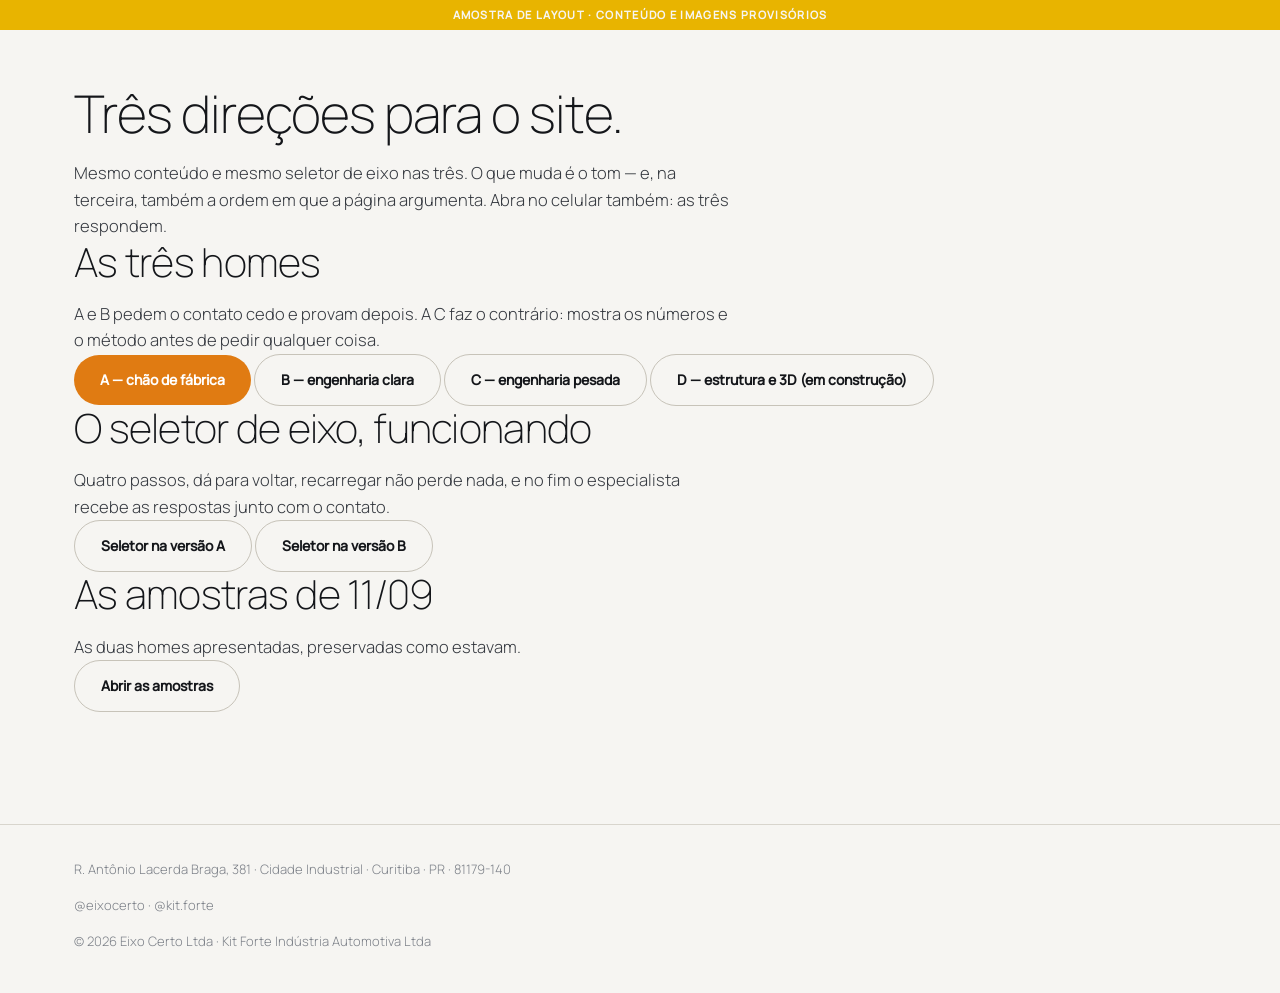
<file: index.html>
<!doctype html>
<html lang="pt-BR" data-theme="b">
<head>
  <meta charset="utf-8">
<meta name="viewport" content="width=device-width,initial-scale=1">
<meta name="description" content="Indústria de eixos dianteiros e traseiros para caminhões e semirreboques, em Curitiba. Aumente a capacidade de carga do seu caminhão sem trocar de caminhão.">

<meta property="og:type" content="website">
<meta property="og:title" content="Eixo Certo · Kit Forte — o eixo certo para o seu caminhão">
<meta property="og:description" content="Responda três perguntas e fale com um especialista que já recebeu as suas respostas.">
<meta property="og:locale" content="pt_BR">

<link rel="icon" href="favicon.svg" type="image/svg+xml">

<script type="application/ld+json">
{"@context":"https://schema.org","@type":"Organization","name":"Eixo Certo · Kit Forte","description":"Indústria de eixos dianteiros e traseiros para caminhões e semirreboques, em Curitiba. Aumente a capacidade de carga do seu caminhão sem trocar de caminhão.","address":{"@type":"PostalAddress","streetAddress":"R. Antônio Lacerda Braga, 381","addressLocality":"Curitiba","addressRegion":"PR","postalCode":"81179-140","addressCountry":"BR"},"sameAs":["https://instagram.com/eixocerto","https://instagram.com/kit.forte"],"makesOffer":[{"@type":"Offer","itemOffered":{"@type":"Service","name":"Eixos direcionais","description":"Sistemas direcionais para caminhões e implementos, com geometria calculada para o seu eixo de carga."}},{"@type":"Offer","itemOffered":{"@type":"Service","name":"Caminhões e carretas","description":"Eixos dianteiros e traseiros para caminhões e semirreboques, dimensionados por tonelagem e por rota."}},{"@type":"Offer","itemOffered":{"@type":"Service","name":"Suspensão mecânica","description":"Conjuntos de suspensão mecânica para operação pesada, com peças de reposição de pronta entrega."}},{"@type":"Offer","itemOffered":{"@type":"Service","name":"Suspensão a ar","description":"Suspensão pneumática para carga sensível e mais conforto de rodagem em longa distância."}}]}
</script>

  <title>Eixo Certo · Kit Forte — direções de layout</title>
  <meta name="robots" content="noindex,nofollow">
  <script type="module" crossorigin src="./assets/escolha-MdVRlN8U.js"></script>
  <link rel="modulepreload" crossorigin href="./assets/fontes-o7MxqAMJ.js">
  <link rel="stylesheet" crossorigin href="./assets/fontes-Dbsl9JPc.css">
</head>
<body>
  <div class="rascunho">Amostra de layout · conteúdo e imagens provisórios</div>

  <main class="wrap">
    <h1>Três direções para o site.</h1>
    <p class="lead">Mesmo conteúdo e mesmo seletor de eixo nas três. O que muda é o tom — e, na terceira, também a ordem em que a página argumenta. Abra no celular também: as três respondem.</p>

    <h2>As três homes</h2>
    <p class="lead">A e B pedem o contato cedo e provam depois. A C faz o contrário: mostra os números e o método antes de pedir qualquer coisa.</p>
    <p>
      <a class="btn" href="a/">A — chão de fábrica</a>
      <a class="btn btn--fantasma" href="b/">B — engenharia clara</a>
      <a class="btn btn--fantasma" href="c/">C — engenharia pesada</a>
      <a class="btn btn--fantasma" href="d/">D — estrutura e 3D (em construção)</a>
    </p>

    <h2>O seletor de eixo, funcionando</h2>
    <p class="lead">Quatro passos, dá para voltar, recarregar não perde nada, e no fim o especialista recebe as respostas junto com o contato.</p>
    <p>
      <a class="btn btn--fantasma" href="a/produtos/">Seletor na versão A</a>
      <a class="btn btn--fantasma" href="b/produtos/">Seletor na versão B</a>
    </p>

    <h2>As amostras de 11/09</h2>
    <p class="lead">As duas homes apresentadas, preservadas como estavam.</p>
    <p><a class="btn btn--fantasma" href="amostras/">Abrir as amostras</a></p>
  </main>
  <footer>
  <div class="wrap">
    <p>R. Antônio Lacerda Braga, 381 · Cidade Industrial · Curitiba · PR · 81179-140</p>
    <p>
      <a href="https://instagram.com/eixocerto" rel="noopener">@eixocerto</a> ·
      <a href="https://instagram.com/kit.forte" rel="noopener">@kit.forte</a>
    </p>
    <p>© 2026 Eixo Certo Ltda · Kit Forte Indústria Automotiva Ltda</p>
  </div>
</footer>

</body>
</html>
</file>
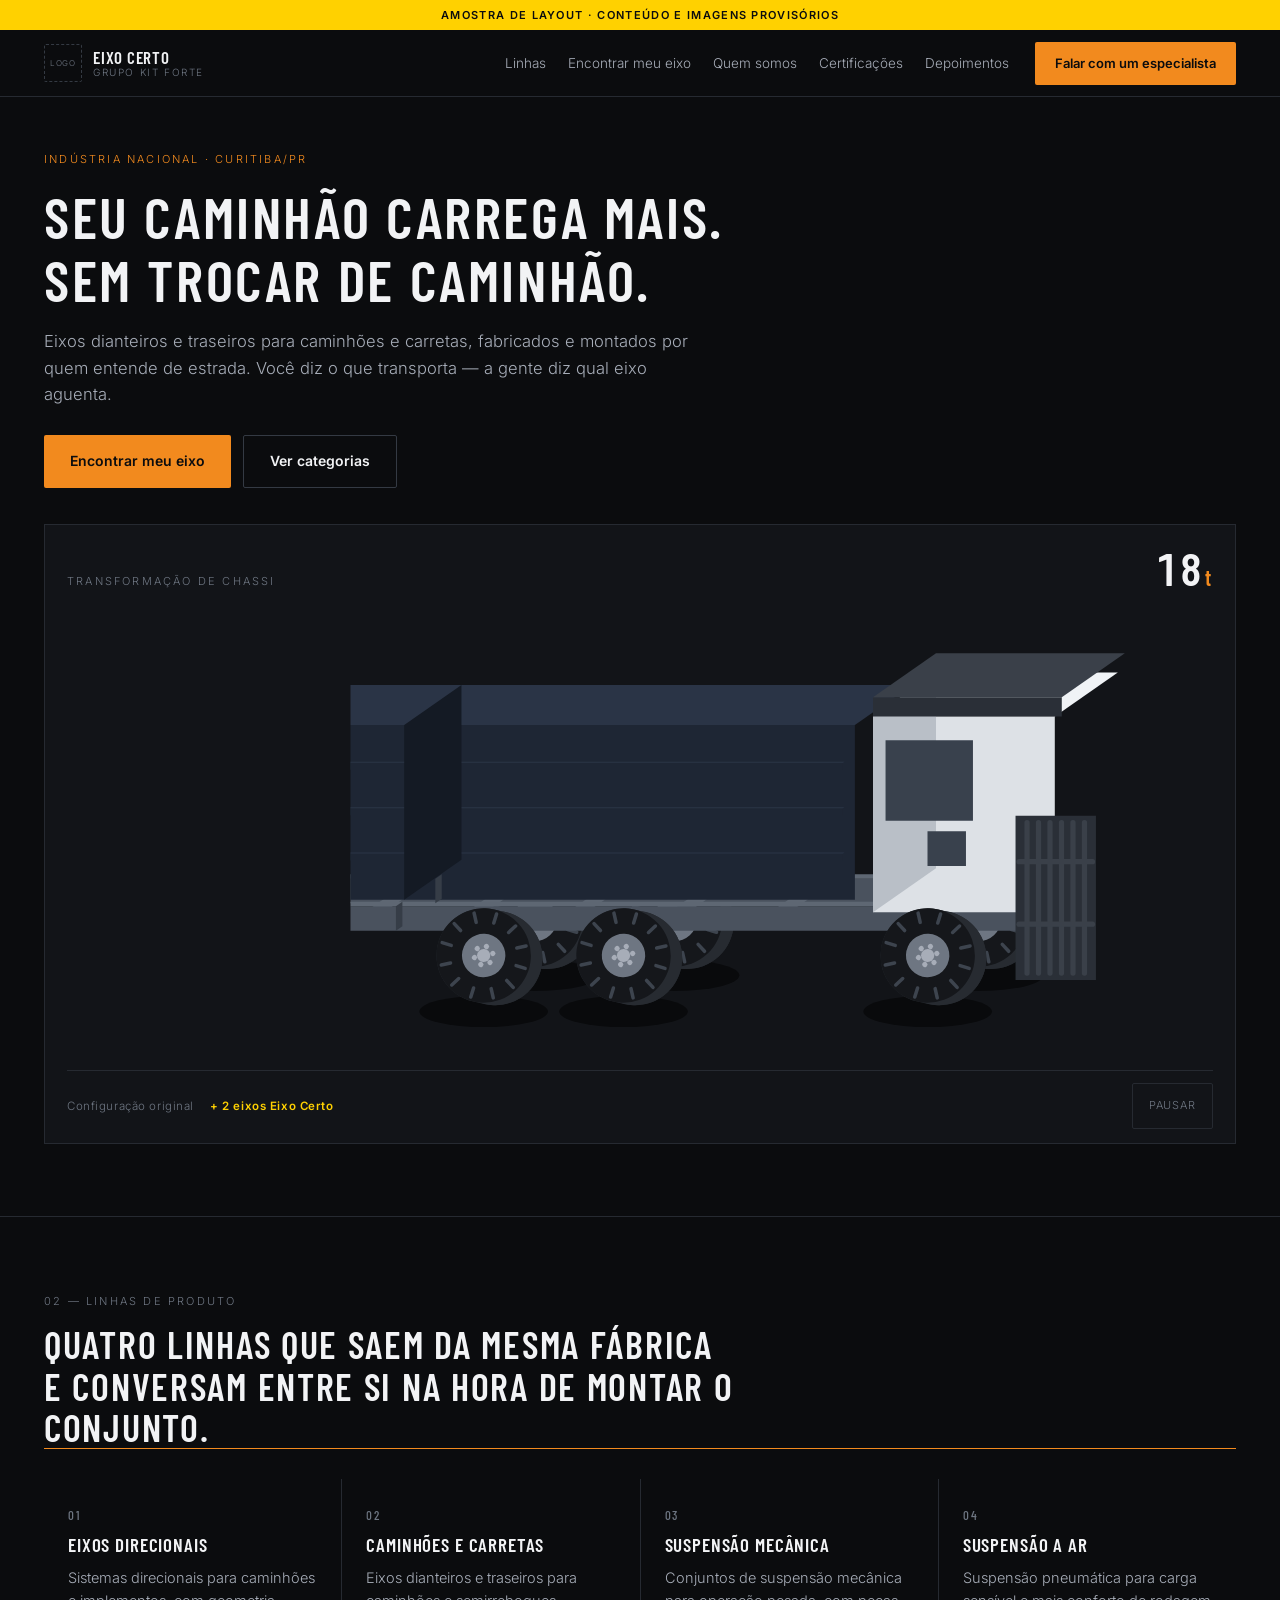
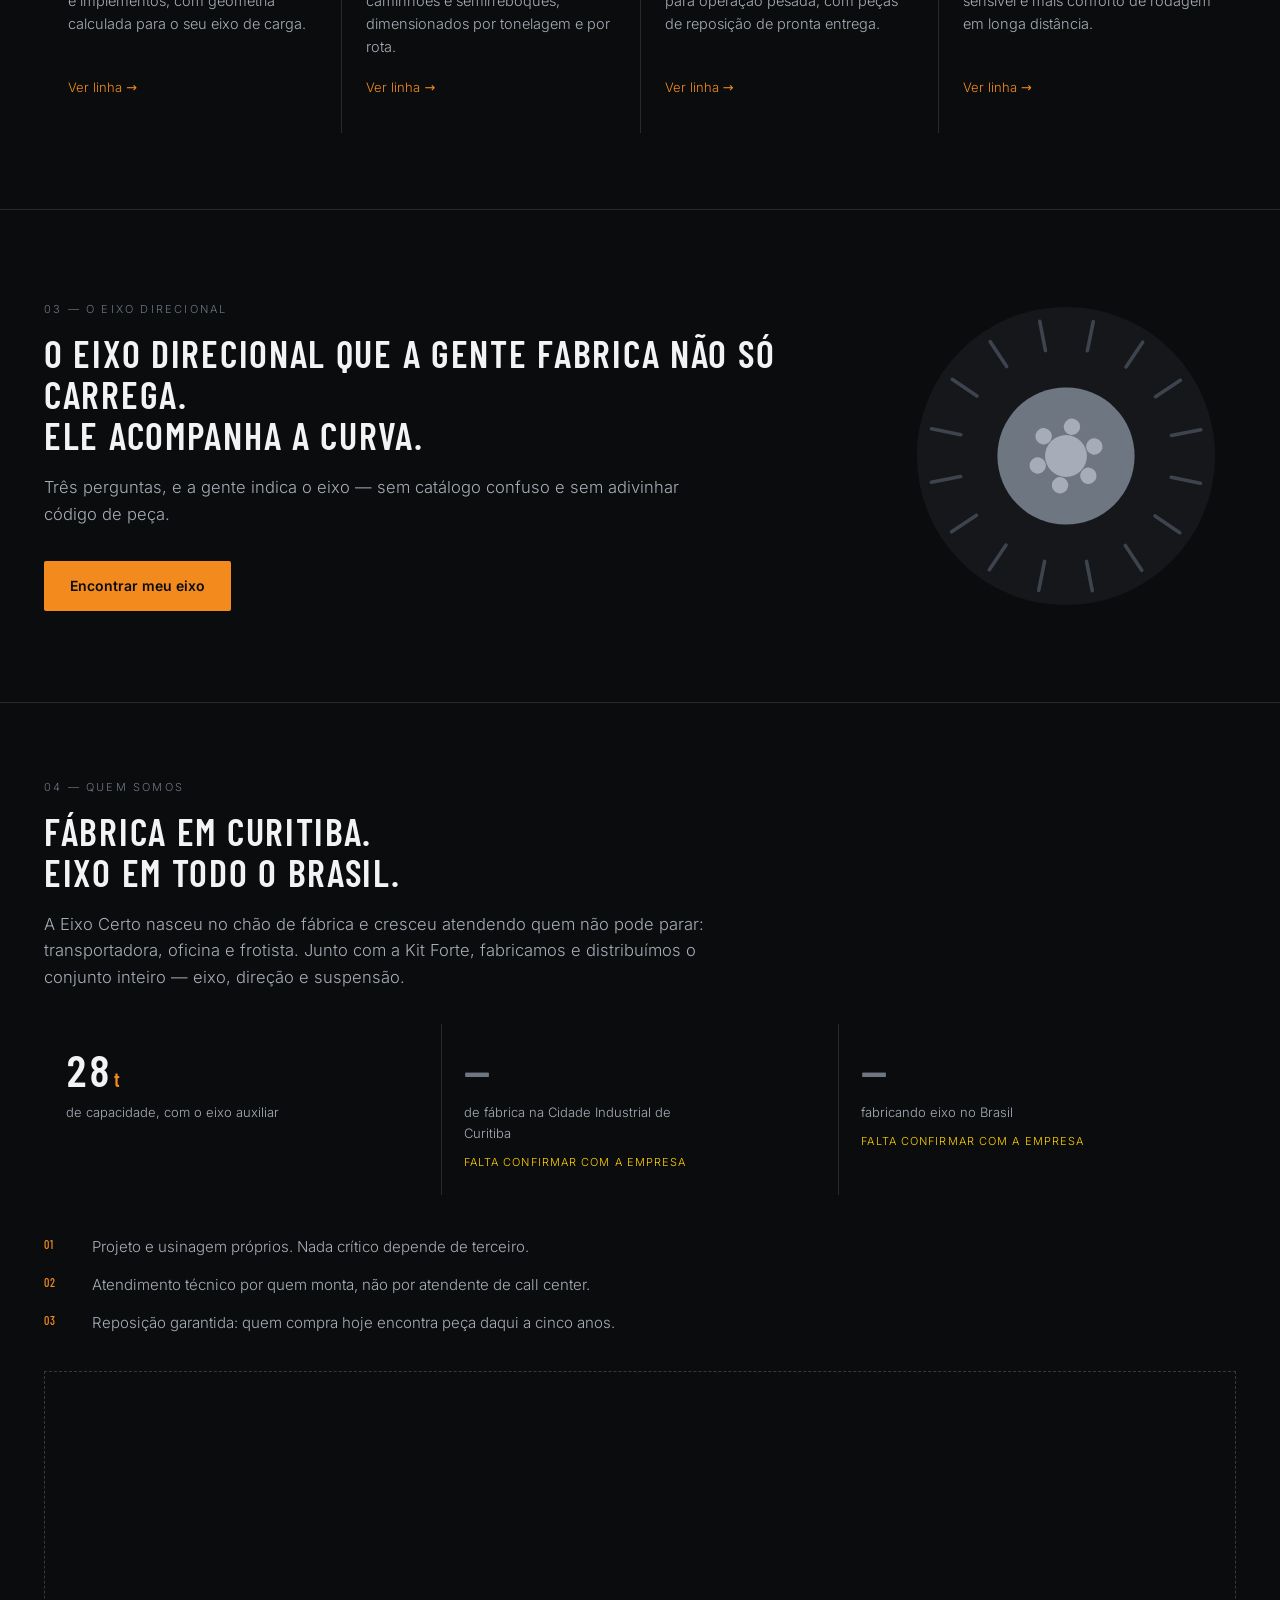
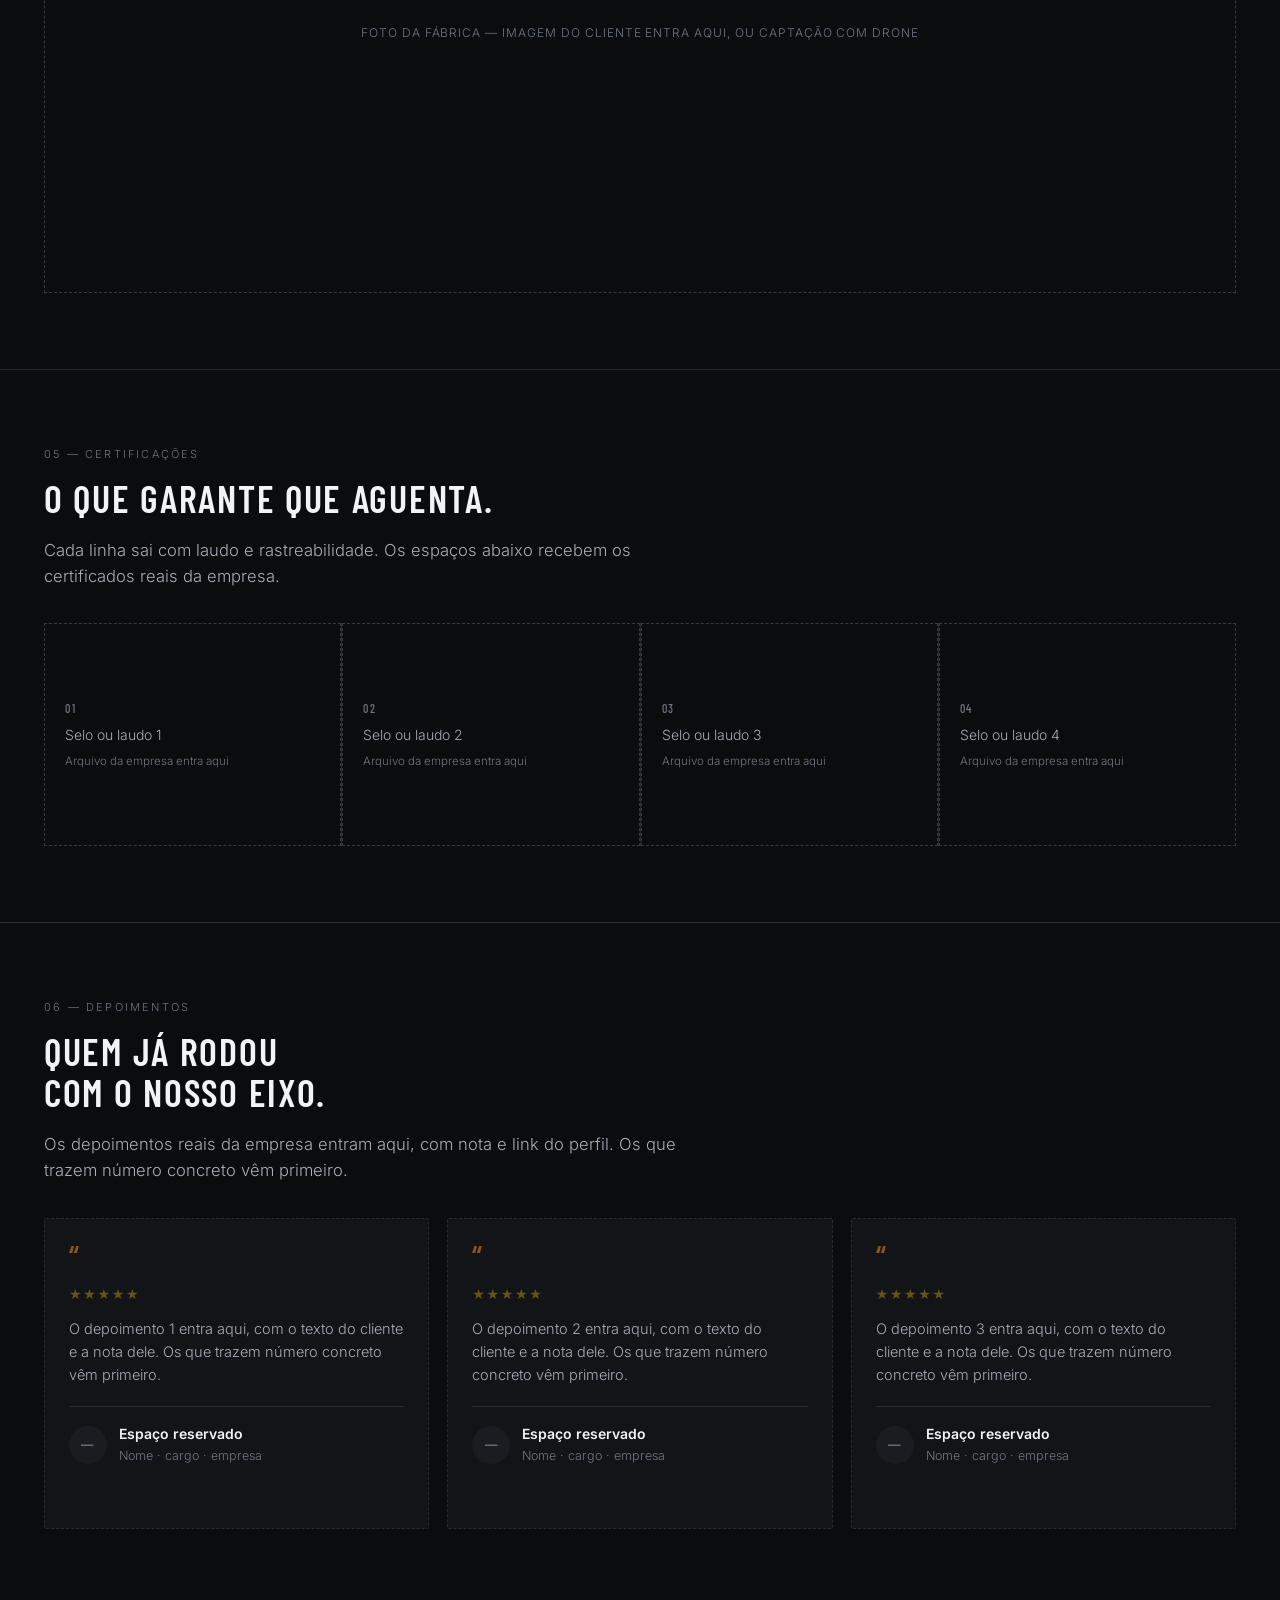
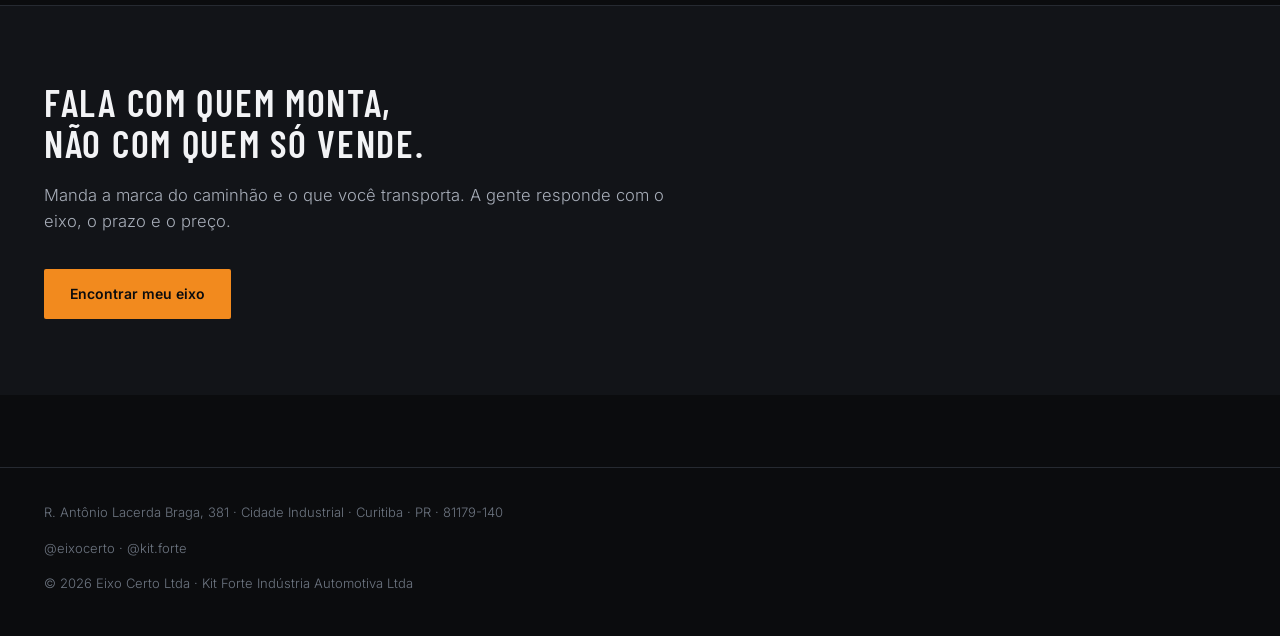
<file: a/index.html>
<!doctype html>
<html lang="pt-BR" data-theme="a">
<head>
  <meta charset="utf-8">
<meta name="viewport" content="width=device-width,initial-scale=1">
<meta name="description" content="Indústria de eixos dianteiros e traseiros para caminhões e semirreboques, em Curitiba. Aumente a capacidade de carga do seu caminhão sem trocar de caminhão.">

<meta property="og:type" content="website">
<meta property="og:title" content="Eixo Certo · Kit Forte — o eixo certo para o seu caminhão">
<meta property="og:description" content="Responda três perguntas e fale com um especialista que já recebeu as suas respostas.">
<meta property="og:locale" content="pt_BR">

<link rel="icon" href="../favicon.svg" type="image/svg+xml">

<script type="application/ld+json">
{"@context":"https://schema.org","@type":"Organization","name":"Eixo Certo · Kit Forte","description":"Indústria de eixos dianteiros e traseiros para caminhões e semirreboques, em Curitiba. Aumente a capacidade de carga do seu caminhão sem trocar de caminhão.","address":{"@type":"PostalAddress","streetAddress":"R. Antônio Lacerda Braga, 381","addressLocality":"Curitiba","addressRegion":"PR","postalCode":"81179-140","addressCountry":"BR"},"sameAs":["https://instagram.com/eixocerto","https://instagram.com/kit.forte"],"makesOffer":[{"@type":"Offer","itemOffered":{"@type":"Service","name":"Eixos direcionais","description":"Sistemas direcionais para caminhões e implementos, com geometria calculada para o seu eixo de carga."}},{"@type":"Offer","itemOffered":{"@type":"Service","name":"Caminhões e carretas","description":"Eixos dianteiros e traseiros para caminhões e semirreboques, dimensionados por tonelagem e por rota."}},{"@type":"Offer","itemOffered":{"@type":"Service","name":"Suspensão mecânica","description":"Conjuntos de suspensão mecânica para operação pesada, com peças de reposição de pronta entrega."}},{"@type":"Offer","itemOffered":{"@type":"Service","name":"Suspensão a ar","description":"Suspensão pneumática para carga sensível e mais conforto de rodagem em longa distância."}}]}
</script>

  <title>Eixo Certo · Kit Forte — eixos para caminhões e carretas, em Curitiba</title>
  <meta name="robots" content="noindex,nofollow">
  <script type="module" crossorigin src="../assets/fontes-o7MxqAMJ.js"></script>
  <script type="module" crossorigin src="../assets/heroi-BNzYg7zb.js"></script>
  <script type="module" crossorigin src="../assets/home-CoYdRRz0.js"></script>
  <link rel="stylesheet" crossorigin href="../assets/fontes-Dbsl9JPc.css">
  <link rel="stylesheet" crossorigin href="../assets/heroi-Dx72fnAp.css">
  <link rel="stylesheet" crossorigin href="../assets/home-CQNBiKP2.css">
  <link rel="stylesheet" crossorigin href="../assets/secoes-CXdIpxqf.css">
</head>
<body>
  <div class="rascunho">Amostra de layout · conteúdo e imagens provisórios</div>

  <header class="cabecalho" data-cabecalho>
  <div class="wrap cabecalho__linha">
    <a class="marca" href="../" aria-label="Eixo Certo · Kit Forte — início">
      <span class="marca__slot" data-vaga="logo" aria-hidden="true">LOGO</span>
      <span class="marca__texto">
        <strong>Eixo Certo</strong>
        <span>Grupo Kit Forte</span>
      </span>
    </a>

    <nav class="menu" aria-label="Seções da página">
      <a href="#linhas">Linhas</a>
      <a href="#eixo-gira">Encontrar meu eixo</a>
      <a href="#fabrica">Quem somos</a>
      <a href="#certificacoes">Certificações</a>
      <a href="#depoimentos">Depoimentos</a>
    </nav>

    <a class="btn cabecalho__cta" href="#chamada-final">Falar com um especialista</a>
  </div>
</header>

  <main>
    <section class="abertura" id="abertura" aria-labelledby="abertura-titulo">
  <div class="wrap">
    
    <p class="abertura__sobrancelha">Indústria nacional · Curitiba/PR</p>
    <h1 class="abertura__titulo" id="abertura-titulo">Seu caminhão carrega mais.<br>Sem trocar de caminhão.</h1>
    <p class="lead">Eixos dianteiros e traseiros para caminhões e carretas, fabricados e montados por quem entende de estrada. Você diz o que transporta — a gente diz qual eixo aguenta.</p>
    <p class="abertura__acoes">
      <a class="btn" href="produtos/">Encontrar meu eixo</a>
      <a class="btn btn--fantasma" href="#linhas">Ver categorias</a>
    </p>
    <section class="heroi" data-heroi aria-labelledby="heroi-rotulo">
  <div class="heroi__cabecalho">
    <p class="heroi__rotulo" id="heroi-rotulo">Transformação de chassi</p>
    <p class="heroi__ton"><span data-tonelagem>28</span><span class="heroi__un">t</span></p>
  </div>

  <div class="heroi__palco" data-palco></div>

  <div class="heroi__pe">
    <span class="heroi__antes">Configuração original</span>
    <span class="heroi__ganho">+ 2 eixos Eixo Certo</span>
    <button type="button" class="heroi__pausa" data-pausa aria-pressed="false">Pausar</button>
  </div>
</section>

  </div>
</section>

    <section class="secao secao--linhas" id="linhas" aria-labelledby="linhas-titulo">
  <div class="wrap">
    <p class="secao__n">02 — Linhas de produto</p>
    <h2 class="secao__titulo" id="linhas-titulo">Quatro linhas que saem da mesma fábrica<br>
      e conversam entre si na hora de montar o conjunto.</h2>

        <div class="portico" data-filete aria-hidden="true"></div>

    <ol class="linhas">
      
    <li class="linha" data-linha="direcionais">
      <span class="linha__n" data-numero>01</span>
      <h3 class="linha__nome">Eixos direcionais</h3>
      <p class="linha__texto">Sistemas direcionais para caminhões e implementos, com geometria calculada para o seu eixo de carga.</p>
      <a class="linha__ir" href="categorias/#direcionais">Ver linha<span aria-hidden="true"> →</span></a>
    </li>
    <li class="linha" data-linha="caminhoes-carretas">
      <span class="linha__n" data-numero>02</span>
      <h3 class="linha__nome">Caminhões e carretas</h3>
      <p class="linha__texto">Eixos dianteiros e traseiros para caminhões e semirreboques, dimensionados por tonelagem e por rota.</p>
      <a class="linha__ir" href="categorias/#caminhoes-carretas">Ver linha<span aria-hidden="true"> →</span></a>
    </li>
    <li class="linha" data-linha="suspensao-mecanica">
      <span class="linha__n" data-numero>03</span>
      <h3 class="linha__nome">Suspensão mecânica</h3>
      <p class="linha__texto">Conjuntos de suspensão mecânica para operação pesada, com peças de reposição de pronta entrega.</p>
      <a class="linha__ir" href="categorias/#suspensao-mecanica">Ver linha<span aria-hidden="true"> →</span></a>
    </li>
    <li class="linha" data-linha="suspensao-ar">
      <span class="linha__n" data-numero>04</span>
      <h3 class="linha__nome">Suspensão a ar</h3>
      <p class="linha__texto">Suspensão pneumática para carga sensível e mais conforto de rodagem em longa distância.</p>
      <a class="linha__ir" href="categorias/#suspensao-ar">Ver linha<span aria-hidden="true"> →</span></a>
    </li>
    </ol>
  </div>
</section>

    <section class="secao secao--eixo" id="eixo-gira" aria-labelledby="eixo-gira-titulo">
  <div class="wrap eixo-gira">
    <div class="eixo-gira__texto">
      <p class="secao__n">03 — O eixo direcional</p>
      <h2 class="secao__titulo" id="eixo-gira-titulo">O eixo direcional que a gente fabrica
        não só carrega.<br>Ele acompanha a curva.</h2>
      <p class="lead">Três perguntas, e a gente indica o eixo — sem catálogo confuso
        e sem adivinhar código de peça.</p>
      <p class="eixo-gira__acoes">
        <a class="btn" href="produtos/">Encontrar meu eixo</a>
      </p>
    </div>

    <div class="eixo-gira__palco" data-roda-palco aria-hidden="true"></div>
  </div>
</section>

    <section class="secao secao--fabrica" id="fabrica" aria-labelledby="fabrica-titulo">
  <div class="wrap">
    <p class="secao__n">04 — Quem somos</p>
    <h2 class="secao__titulo" id="fabrica-titulo">Fábrica em Curitiba.<br>Eixo em todo o Brasil.</h2>
    <p class="lead">A Eixo Certo nasceu no chão de fábrica e cresceu atendendo quem não pode
      parar: transportadora, oficina e frotista. Junto com a Kit Forte, fabricamos e
      distribuímos o conjunto inteiro — eixo, direção e suspensão.</p>

        <ul class="numeros" data-numeros>
      
      <li class="numero">
        <span class="numero__valor">
          <span data-numero="capacidade">28</span><span class="numero__un">t</span>
        </span>
        <p class="numero__rotulo">de capacidade, com o eixo auxiliar</p>
      </li>
      <li class="numero numero--vago" data-vaga="numero">
        <span class="numero__valor" aria-hidden="true">—</span>
        <p class="numero__rotulo">de fábrica na Cidade Industrial de Curitiba</p>
        <p class="numero__pendencia">Falta confirmar com a empresa</p>
      </li>
      <li class="numero numero--vago" data-vaga="numero">
        <span class="numero__valor" aria-hidden="true">—</span>
        <p class="numero__rotulo">fabricando eixo no Brasil</p>
        <p class="numero__pendencia">Falta confirmar com a empresa</p>
      </li>
    </ul>

    <ol class="promessas">
      <li><span class="promessas__n" aria-hidden="true">01</span>
        Projeto e usinagem próprios. Nada crítico depende de terceiro.</li>
      <li><span class="promessas__n" aria-hidden="true">02</span>
        Atendimento técnico por quem monta, não por atendente de call center.</li>
      <li><span class="promessas__n" aria-hidden="true">03</span>
        Reposição garantida: quem compra hoje encontra peça daqui a cinco anos.</li>
    </ol>

    <figure class="foto-vaga" data-vaga="foto">
      <figcaption>Foto da fábrica — imagem do cliente entra aqui, ou captação com drone</figcaption>
    </figure>
  </div>
</section>

    <section class="secao secao--selos" id="certificacoes" aria-labelledby="certificacoes-titulo">
  <div class="wrap">
    <p class="secao__n">05 — Certificações</p>
    <h2 class="secao__titulo" id="certificacoes-titulo">O que garante que aguenta.</h2>
    <p class="lead">Cada linha sai com laudo e rastreabilidade. Os espaços abaixo recebem
      os certificados reais da empresa.</p>
    <ul class="selos">
      
      <li class="selo" data-vaga="certificado">
        <span class="selo__n" aria-hidden="true">01</span>
        <p class="selo__rotulo">Selo ou laudo 1</p>
        <p class="selo__nota">Arquivo da empresa entra aqui</p>
      </li>
      <li class="selo" data-vaga="certificado">
        <span class="selo__n" aria-hidden="true">02</span>
        <p class="selo__rotulo">Selo ou laudo 2</p>
        <p class="selo__nota">Arquivo da empresa entra aqui</p>
      </li>
      <li class="selo" data-vaga="certificado">
        <span class="selo__n" aria-hidden="true">03</span>
        <p class="selo__rotulo">Selo ou laudo 3</p>
        <p class="selo__nota">Arquivo da empresa entra aqui</p>
      </li>
      <li class="selo" data-vaga="certificado">
        <span class="selo__n" aria-hidden="true">04</span>
        <p class="selo__rotulo">Selo ou laudo 4</p>
        <p class="selo__nota">Arquivo da empresa entra aqui</p>
      </li>
    </ul>
  </div>
</section>

    <section class="secao secao--depoimentos" id="depoimentos" aria-labelledby="depoimentos-titulo">
  <div class="wrap">
    <p class="secao__n">06 — Depoimentos</p>
    <h2 class="secao__titulo" id="depoimentos-titulo">Quem já rodou<br>com o nosso eixo.</h2>
        <p class="lead">Os depoimentos reais da empresa entram aqui, com nota e link do perfil.
      Os que trazem número concreto vêm primeiro.</p>
    <ul class="depos">
      
      <li class="depo depo--vago" data-vaga="depoimento">
        <span class="depo__aspas" aria-hidden="true">&ldquo;</span>
        <p class="depo__estrelas depo__estrelas--vago" aria-hidden="true">★★★★★</p>
        <p class="depo__texto">O depoimento 1 entra aqui, com o texto do cliente
          e a nota dele. Os que trazem número concreto vêm primeiro.</p>
        <footer class="depo__quem">
          <span class="depo__avatar" aria-hidden="true">—</span>
          <span>
            <strong class="depo__nome">Espaço reservado</strong>
            <span class="depo__cargo">Nome · cargo · empresa</span>
          </span>
        </footer>
      </li>
      <li class="depo depo--vago" data-vaga="depoimento">
        <span class="depo__aspas" aria-hidden="true">&ldquo;</span>
        <p class="depo__estrelas depo__estrelas--vago" aria-hidden="true">★★★★★</p>
        <p class="depo__texto">O depoimento 2 entra aqui, com o texto do cliente
          e a nota dele. Os que trazem número concreto vêm primeiro.</p>
        <footer class="depo__quem">
          <span class="depo__avatar" aria-hidden="true">—</span>
          <span>
            <strong class="depo__nome">Espaço reservado</strong>
            <span class="depo__cargo">Nome · cargo · empresa</span>
          </span>
        </footer>
      </li>
      <li class="depo depo--vago" data-vaga="depoimento">
        <span class="depo__aspas" aria-hidden="true">&ldquo;</span>
        <p class="depo__estrelas depo__estrelas--vago" aria-hidden="true">★★★★★</p>
        <p class="depo__texto">O depoimento 3 entra aqui, com o texto do cliente
          e a nota dele. Os que trazem número concreto vêm primeiro.</p>
        <footer class="depo__quem">
          <span class="depo__avatar" aria-hidden="true">—</span>
          <span>
            <strong class="depo__nome">Espaço reservado</strong>
            <span class="depo__cargo">Nome · cargo · empresa</span>
          </span>
        </footer>
      </li>
    </ul>
  </div>
</section>

    <section class="secao secao--final" id="chamada-final" aria-labelledby="final-titulo">
  <div class="wrap">
    <h2 class="secao__titulo" id="final-titulo">Fala com quem monta,<br>não com quem só vende.</h2>
    <p class="lead">Manda a marca do caminhão e o que você transporta. A gente responde
      com o eixo, o prazo e o preço.</p>
    <p class="final__acoes">
      <a class="btn" href="produtos/">Encontrar meu eixo</a>
    </p>
  </div>
</section>

  </main>
  <footer>
  <div class="wrap">
    <p>R. Antônio Lacerda Braga, 381 · Cidade Industrial · Curitiba · PR · 81179-140</p>
    <p>
      <a href="https://instagram.com/eixocerto" rel="noopener">@eixocerto</a> ·
      <a href="https://instagram.com/kit.forte" rel="noopener">@kit.forte</a>
    </p>
    <p>© 2026 Eixo Certo Ltda · Kit Forte Indústria Automotiva Ltda</p>
  </div>
</footer>

</body>
</html>
</file>
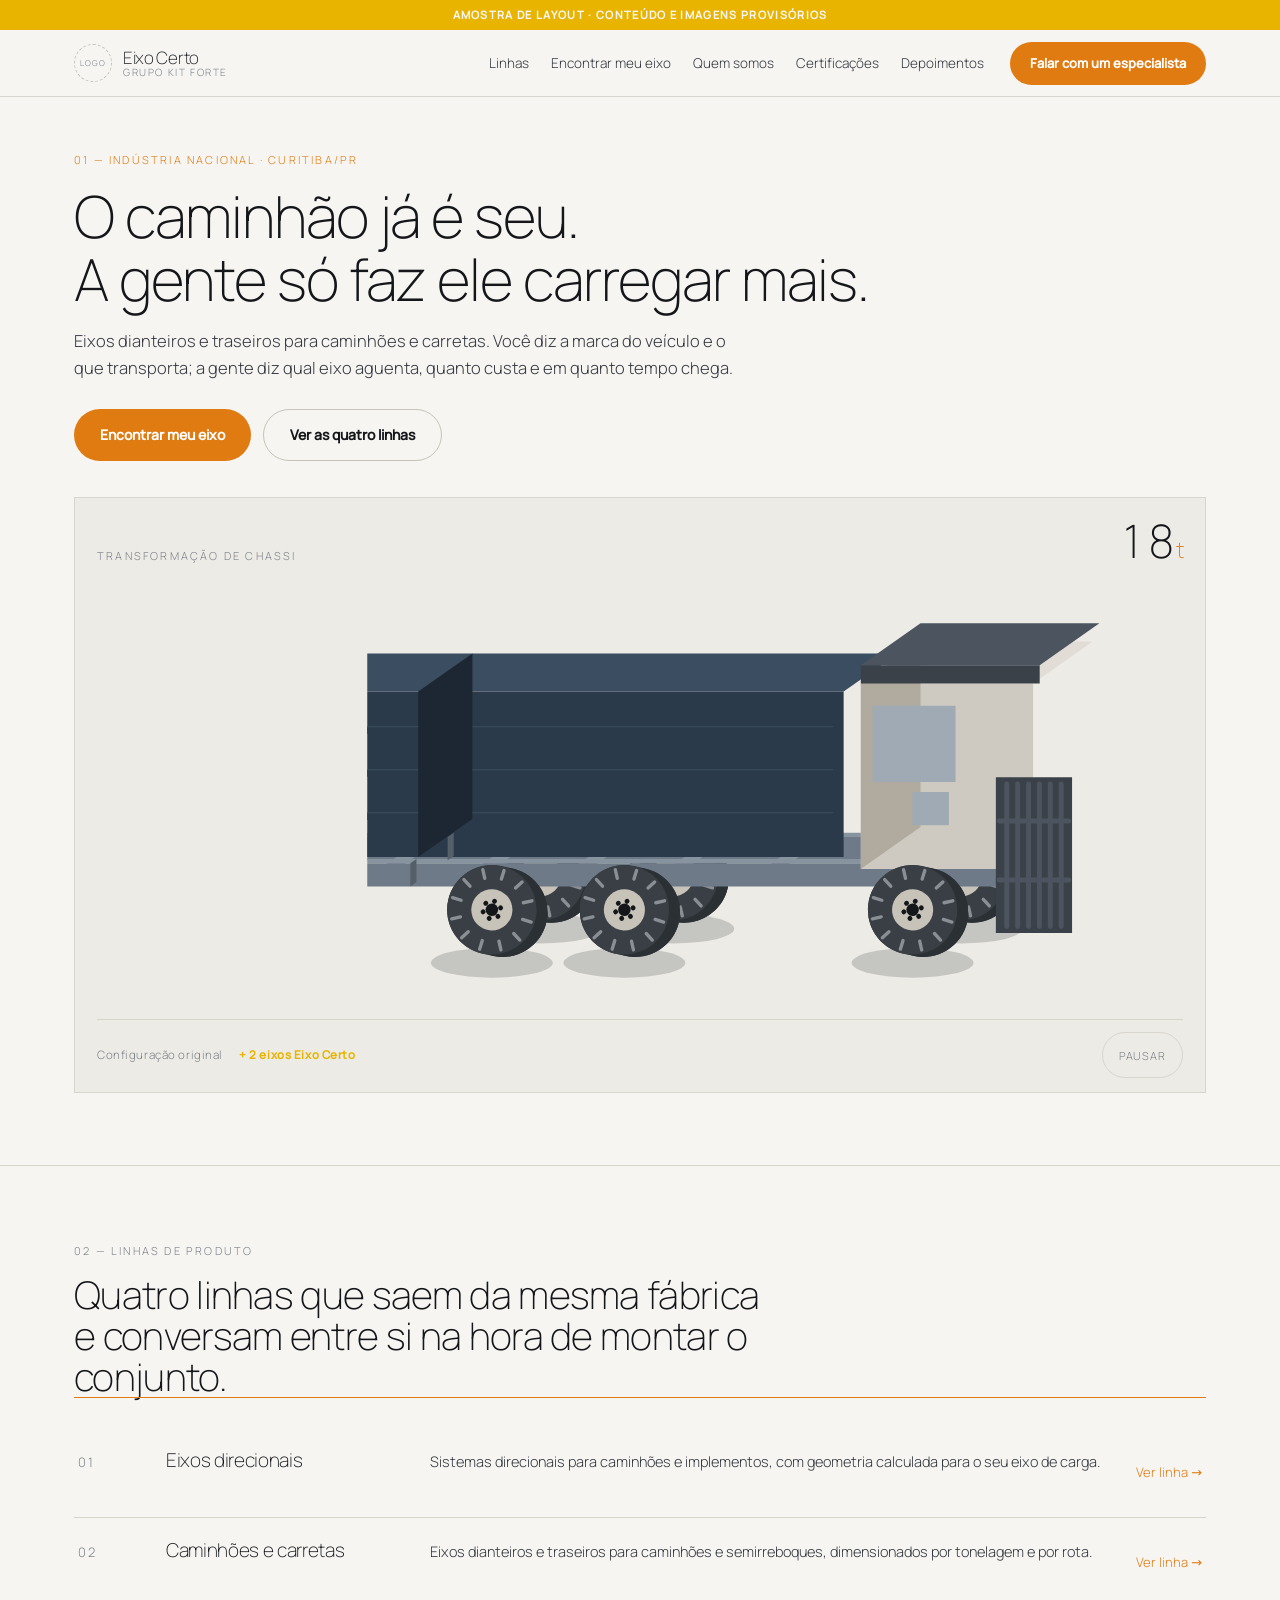
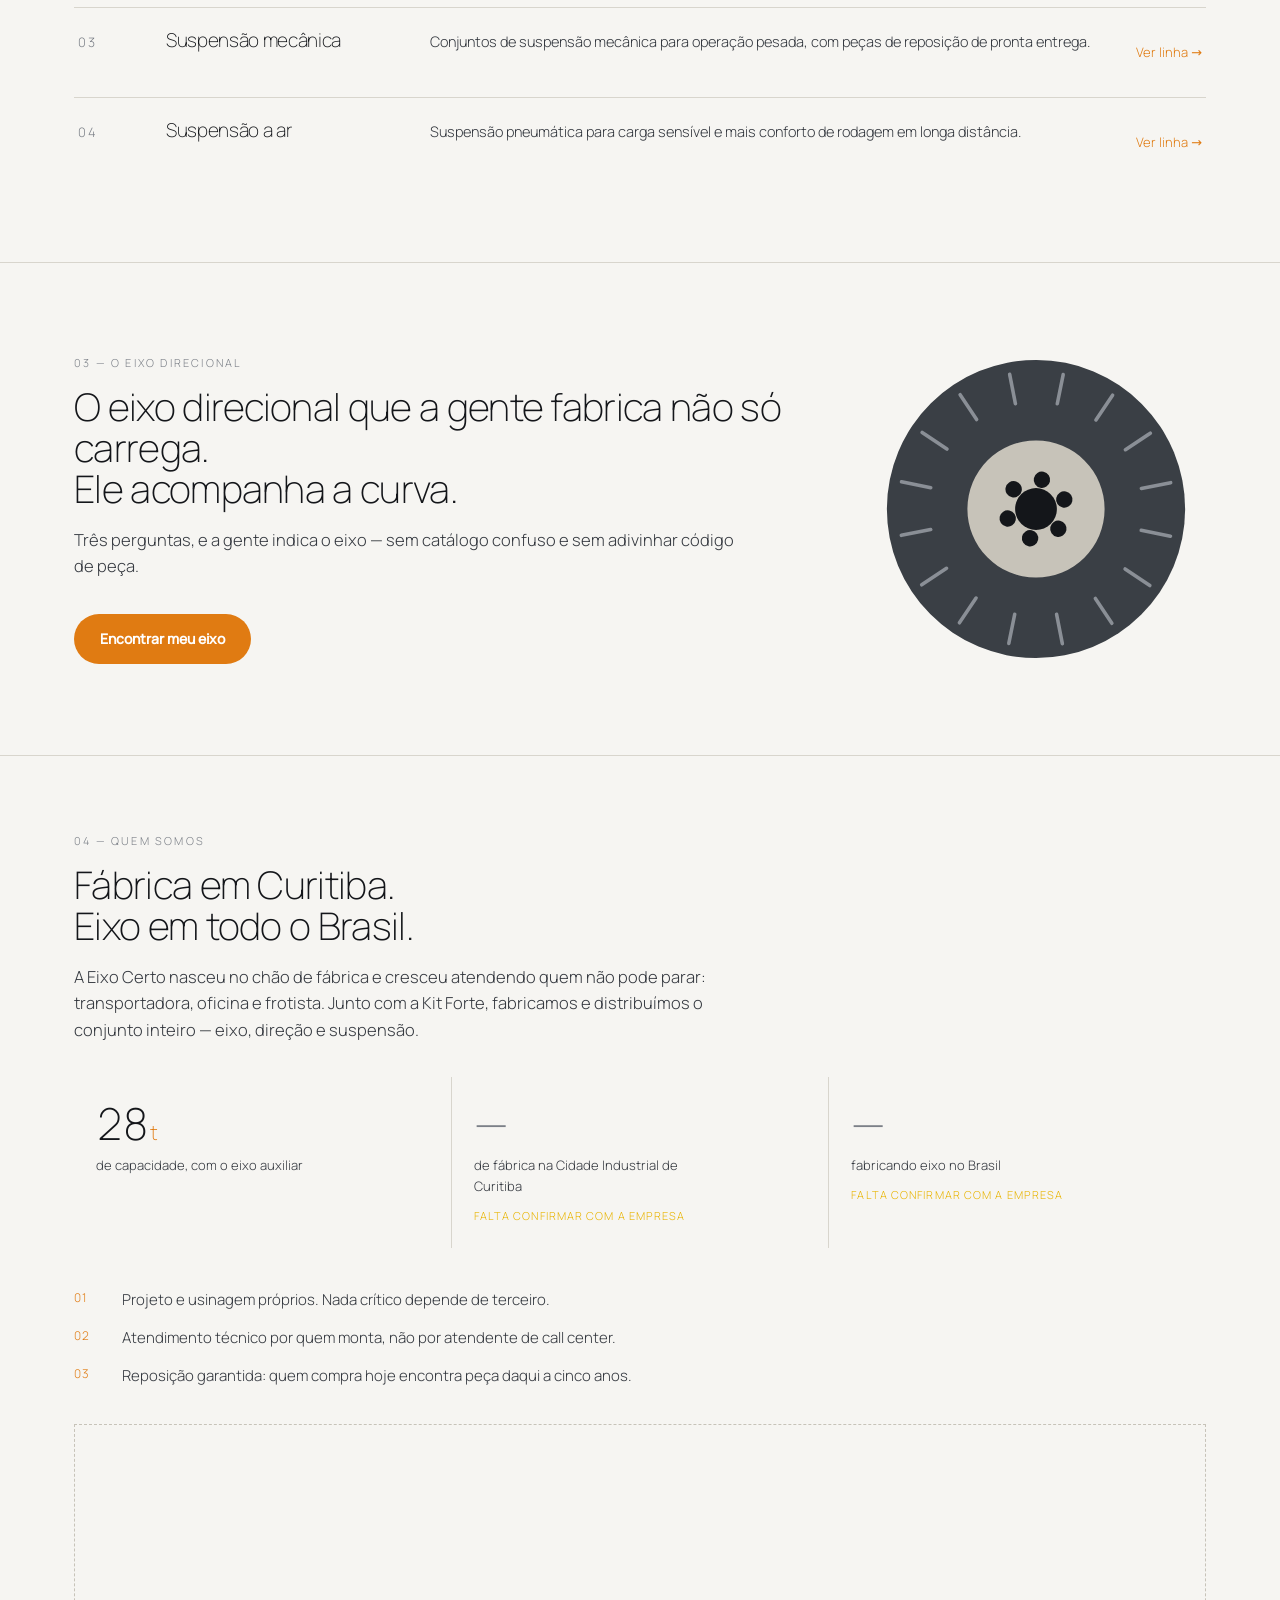
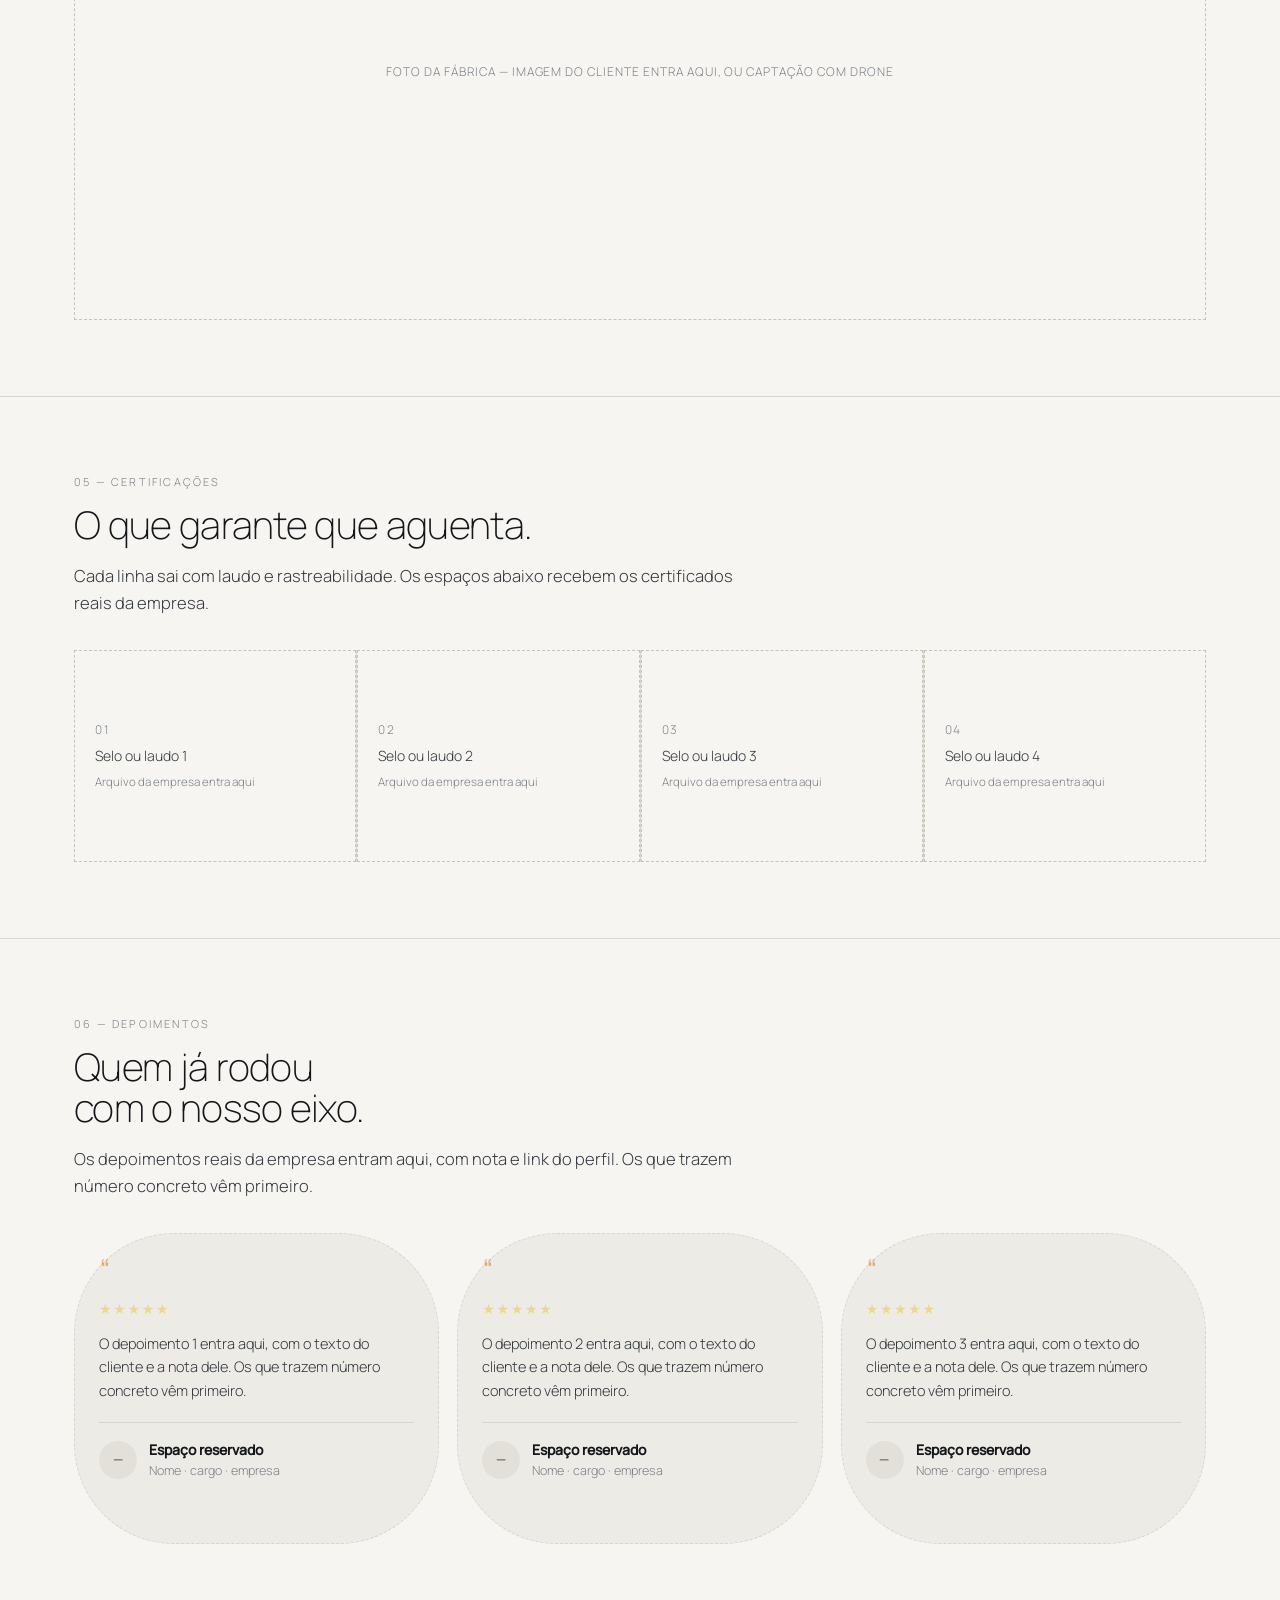
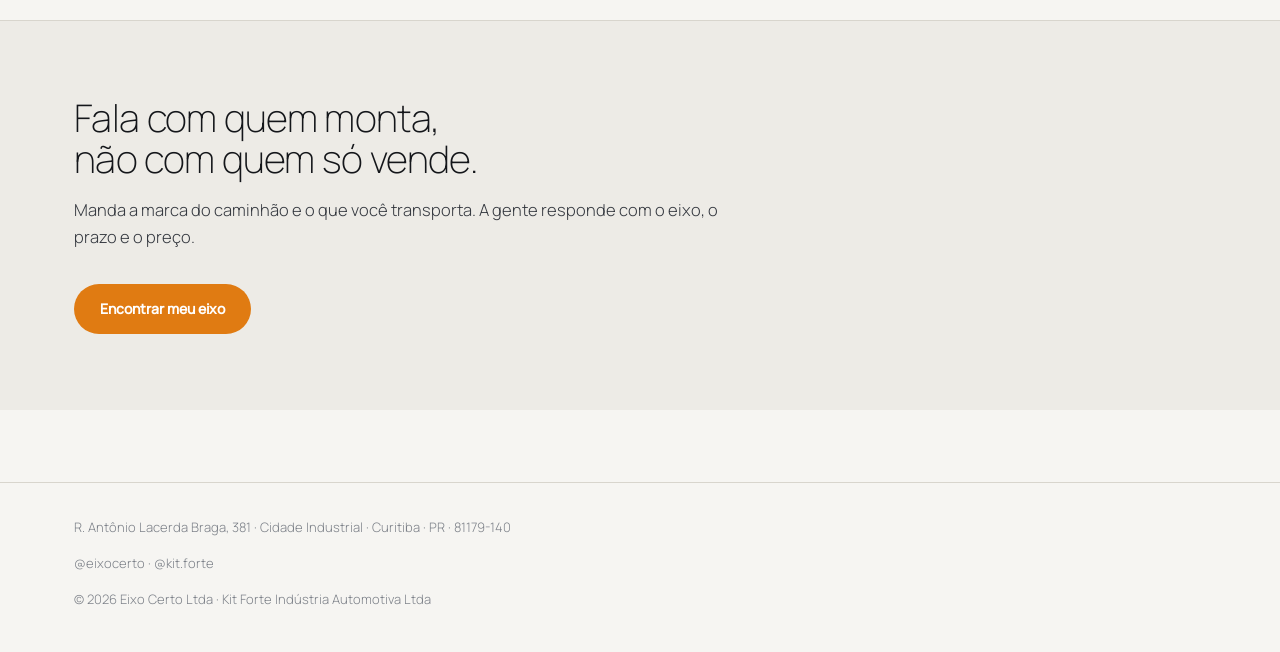
<file: b/index.html>
<!doctype html>
<html lang="pt-BR" data-theme="b">
<head>
  <meta charset="utf-8">
<meta name="viewport" content="width=device-width,initial-scale=1">
<meta name="description" content="Indústria de eixos dianteiros e traseiros para caminhões e semirreboques, em Curitiba. Aumente a capacidade de carga do seu caminhão sem trocar de caminhão.">

<meta property="og:type" content="website">
<meta property="og:title" content="Eixo Certo · Kit Forte — o eixo certo para o seu caminhão">
<meta property="og:description" content="Responda três perguntas e fale com um especialista que já recebeu as suas respostas.">
<meta property="og:locale" content="pt_BR">

<link rel="icon" href="../favicon.svg" type="image/svg+xml">

<script type="application/ld+json">
{"@context":"https://schema.org","@type":"Organization","name":"Eixo Certo · Kit Forte","description":"Indústria de eixos dianteiros e traseiros para caminhões e semirreboques, em Curitiba. Aumente a capacidade de carga do seu caminhão sem trocar de caminhão.","address":{"@type":"PostalAddress","streetAddress":"R. Antônio Lacerda Braga, 381","addressLocality":"Curitiba","addressRegion":"PR","postalCode":"81179-140","addressCountry":"BR"},"sameAs":["https://instagram.com/eixocerto","https://instagram.com/kit.forte"],"makesOffer":[{"@type":"Offer","itemOffered":{"@type":"Service","name":"Eixos direcionais","description":"Sistemas direcionais para caminhões e implementos, com geometria calculada para o seu eixo de carga."}},{"@type":"Offer","itemOffered":{"@type":"Service","name":"Caminhões e carretas","description":"Eixos dianteiros e traseiros para caminhões e semirreboques, dimensionados por tonelagem e por rota."}},{"@type":"Offer","itemOffered":{"@type":"Service","name":"Suspensão mecânica","description":"Conjuntos de suspensão mecânica para operação pesada, com peças de reposição de pronta entrega."}},{"@type":"Offer","itemOffered":{"@type":"Service","name":"Suspensão a ar","description":"Suspensão pneumática para carga sensível e mais conforto de rodagem em longa distância."}}]}
</script>

  <title>Eixo Certo · Kit Forte — eixos para caminhões e carretas, em Curitiba</title>
  <meta name="robots" content="noindex,nofollow">
  <script type="module" crossorigin src="../assets/fontes-o7MxqAMJ.js"></script>
  <script type="module" crossorigin src="../assets/heroi-BNzYg7zb.js"></script>
  <script type="module" crossorigin src="../assets/home-CoYdRRz0.js"></script>
  <link rel="stylesheet" crossorigin href="../assets/fontes-Dbsl9JPc.css">
  <link rel="stylesheet" crossorigin href="../assets/heroi-Dx72fnAp.css">
  <link rel="stylesheet" crossorigin href="../assets/home-CQNBiKP2.css">
  <link rel="stylesheet" crossorigin href="../assets/secoes-CXdIpxqf.css">
</head>
<body>
  <div class="rascunho">Amostra de layout · conteúdo e imagens provisórios</div>

  <header class="cabecalho" data-cabecalho>
  <div class="wrap cabecalho__linha">
    <a class="marca" href="../" aria-label="Eixo Certo · Kit Forte — início">
      <span class="marca__slot" data-vaga="logo" aria-hidden="true">LOGO</span>
      <span class="marca__texto">
        <strong>Eixo Certo</strong>
        <span>Grupo Kit Forte</span>
      </span>
    </a>

    <nav class="menu" aria-label="Seções da página">
      <a href="#linhas">Linhas</a>
      <a href="#eixo-gira">Encontrar meu eixo</a>
      <a href="#fabrica">Quem somos</a>
      <a href="#certificacoes">Certificações</a>
      <a href="#depoimentos">Depoimentos</a>
    </nav>

    <a class="btn cabecalho__cta" href="#chamada-final">Falar com um especialista</a>
  </div>
</header>

  <main>
    <section class="abertura" id="abertura" aria-labelledby="abertura-titulo">
  <div class="wrap">
    
    <p class="abertura__sobrancelha">01 — Indústria nacional · Curitiba/PR</p>
    <h1 class="abertura__titulo" id="abertura-titulo">O caminhão já é seu.<br>A gente só faz ele carregar mais.</h1>
    <p class="lead">Eixos dianteiros e traseiros para caminhões e carretas. Você diz a marca do veículo e o que transporta; a gente diz qual eixo aguenta, quanto custa e em quanto tempo chega.</p>
    <p class="abertura__acoes">
      <a class="btn" href="produtos/">Encontrar meu eixo</a>
      <a class="btn btn--fantasma" href="#linhas">Ver as quatro linhas</a>
    </p>
    <section class="heroi" data-heroi aria-labelledby="heroi-rotulo">
  <div class="heroi__cabecalho">
    <p class="heroi__rotulo" id="heroi-rotulo">Transformação de chassi</p>
    <p class="heroi__ton"><span data-tonelagem>28</span><span class="heroi__un">t</span></p>
  </div>

  <div class="heroi__palco" data-palco></div>

  <div class="heroi__pe">
    <span class="heroi__antes">Configuração original</span>
    <span class="heroi__ganho">+ 2 eixos Eixo Certo</span>
    <button type="button" class="heroi__pausa" data-pausa aria-pressed="false">Pausar</button>
  </div>
</section>

  </div>
</section>

    <section class="secao secao--linhas" id="linhas" aria-labelledby="linhas-titulo">
  <div class="wrap">
    <p class="secao__n">02 — Linhas de produto</p>
    <h2 class="secao__titulo" id="linhas-titulo">Quatro linhas que saem da mesma fábrica<br>
      e conversam entre si na hora de montar o conjunto.</h2>

        <div class="portico" data-filete aria-hidden="true"></div>

    <ol class="linhas">
      
    <li class="linha" data-linha="direcionais">
      <span class="linha__n" data-numero>01</span>
      <h3 class="linha__nome">Eixos direcionais</h3>
      <p class="linha__texto">Sistemas direcionais para caminhões e implementos, com geometria calculada para o seu eixo de carga.</p>
      <a class="linha__ir" href="categorias/#direcionais">Ver linha<span aria-hidden="true"> →</span></a>
    </li>
    <li class="linha" data-linha="caminhoes-carretas">
      <span class="linha__n" data-numero>02</span>
      <h3 class="linha__nome">Caminhões e carretas</h3>
      <p class="linha__texto">Eixos dianteiros e traseiros para caminhões e semirreboques, dimensionados por tonelagem e por rota.</p>
      <a class="linha__ir" href="categorias/#caminhoes-carretas">Ver linha<span aria-hidden="true"> →</span></a>
    </li>
    <li class="linha" data-linha="suspensao-mecanica">
      <span class="linha__n" data-numero>03</span>
      <h3 class="linha__nome">Suspensão mecânica</h3>
      <p class="linha__texto">Conjuntos de suspensão mecânica para operação pesada, com peças de reposição de pronta entrega.</p>
      <a class="linha__ir" href="categorias/#suspensao-mecanica">Ver linha<span aria-hidden="true"> →</span></a>
    </li>
    <li class="linha" data-linha="suspensao-ar">
      <span class="linha__n" data-numero>04</span>
      <h3 class="linha__nome">Suspensão a ar</h3>
      <p class="linha__texto">Suspensão pneumática para carga sensível e mais conforto de rodagem em longa distância.</p>
      <a class="linha__ir" href="categorias/#suspensao-ar">Ver linha<span aria-hidden="true"> →</span></a>
    </li>
    </ol>
  </div>
</section>

    <section class="secao secao--eixo" id="eixo-gira" aria-labelledby="eixo-gira-titulo">
  <div class="wrap eixo-gira">
    <div class="eixo-gira__texto">
      <p class="secao__n">03 — O eixo direcional</p>
      <h2 class="secao__titulo" id="eixo-gira-titulo">O eixo direcional que a gente fabrica
        não só carrega.<br>Ele acompanha a curva.</h2>
      <p class="lead">Três perguntas, e a gente indica o eixo — sem catálogo confuso
        e sem adivinhar código de peça.</p>
      <p class="eixo-gira__acoes">
        <a class="btn" href="produtos/">Encontrar meu eixo</a>
      </p>
    </div>

    <div class="eixo-gira__palco" data-roda-palco aria-hidden="true"></div>
  </div>
</section>

    <section class="secao secao--fabrica" id="fabrica" aria-labelledby="fabrica-titulo">
  <div class="wrap">
    <p class="secao__n">04 — Quem somos</p>
    <h2 class="secao__titulo" id="fabrica-titulo">Fábrica em Curitiba.<br>Eixo em todo o Brasil.</h2>
    <p class="lead">A Eixo Certo nasceu no chão de fábrica e cresceu atendendo quem não pode
      parar: transportadora, oficina e frotista. Junto com a Kit Forte, fabricamos e
      distribuímos o conjunto inteiro — eixo, direção e suspensão.</p>

        <ul class="numeros" data-numeros>
      
      <li class="numero">
        <span class="numero__valor">
          <span data-numero="capacidade">28</span><span class="numero__un">t</span>
        </span>
        <p class="numero__rotulo">de capacidade, com o eixo auxiliar</p>
      </li>
      <li class="numero numero--vago" data-vaga="numero">
        <span class="numero__valor" aria-hidden="true">—</span>
        <p class="numero__rotulo">de fábrica na Cidade Industrial de Curitiba</p>
        <p class="numero__pendencia">Falta confirmar com a empresa</p>
      </li>
      <li class="numero numero--vago" data-vaga="numero">
        <span class="numero__valor" aria-hidden="true">—</span>
        <p class="numero__rotulo">fabricando eixo no Brasil</p>
        <p class="numero__pendencia">Falta confirmar com a empresa</p>
      </li>
    </ul>

    <ol class="promessas">
      <li><span class="promessas__n" aria-hidden="true">01</span>
        Projeto e usinagem próprios. Nada crítico depende de terceiro.</li>
      <li><span class="promessas__n" aria-hidden="true">02</span>
        Atendimento técnico por quem monta, não por atendente de call center.</li>
      <li><span class="promessas__n" aria-hidden="true">03</span>
        Reposição garantida: quem compra hoje encontra peça daqui a cinco anos.</li>
    </ol>

    <figure class="foto-vaga" data-vaga="foto">
      <figcaption>Foto da fábrica — imagem do cliente entra aqui, ou captação com drone</figcaption>
    </figure>
  </div>
</section>

    <section class="secao secao--selos" id="certificacoes" aria-labelledby="certificacoes-titulo">
  <div class="wrap">
    <p class="secao__n">05 — Certificações</p>
    <h2 class="secao__titulo" id="certificacoes-titulo">O que garante que aguenta.</h2>
    <p class="lead">Cada linha sai com laudo e rastreabilidade. Os espaços abaixo recebem
      os certificados reais da empresa.</p>
    <ul class="selos">
      
      <li class="selo" data-vaga="certificado">
        <span class="selo__n" aria-hidden="true">01</span>
        <p class="selo__rotulo">Selo ou laudo 1</p>
        <p class="selo__nota">Arquivo da empresa entra aqui</p>
      </li>
      <li class="selo" data-vaga="certificado">
        <span class="selo__n" aria-hidden="true">02</span>
        <p class="selo__rotulo">Selo ou laudo 2</p>
        <p class="selo__nota">Arquivo da empresa entra aqui</p>
      </li>
      <li class="selo" data-vaga="certificado">
        <span class="selo__n" aria-hidden="true">03</span>
        <p class="selo__rotulo">Selo ou laudo 3</p>
        <p class="selo__nota">Arquivo da empresa entra aqui</p>
      </li>
      <li class="selo" data-vaga="certificado">
        <span class="selo__n" aria-hidden="true">04</span>
        <p class="selo__rotulo">Selo ou laudo 4</p>
        <p class="selo__nota">Arquivo da empresa entra aqui</p>
      </li>
    </ul>
  </div>
</section>

    <section class="secao secao--depoimentos" id="depoimentos" aria-labelledby="depoimentos-titulo">
  <div class="wrap">
    <p class="secao__n">06 — Depoimentos</p>
    <h2 class="secao__titulo" id="depoimentos-titulo">Quem já rodou<br>com o nosso eixo.</h2>
        <p class="lead">Os depoimentos reais da empresa entram aqui, com nota e link do perfil.
      Os que trazem número concreto vêm primeiro.</p>
    <ul class="depos">
      
      <li class="depo depo--vago" data-vaga="depoimento">
        <span class="depo__aspas" aria-hidden="true">&ldquo;</span>
        <p class="depo__estrelas depo__estrelas--vago" aria-hidden="true">★★★★★</p>
        <p class="depo__texto">O depoimento 1 entra aqui, com o texto do cliente
          e a nota dele. Os que trazem número concreto vêm primeiro.</p>
        <footer class="depo__quem">
          <span class="depo__avatar" aria-hidden="true">—</span>
          <span>
            <strong class="depo__nome">Espaço reservado</strong>
            <span class="depo__cargo">Nome · cargo · empresa</span>
          </span>
        </footer>
      </li>
      <li class="depo depo--vago" data-vaga="depoimento">
        <span class="depo__aspas" aria-hidden="true">&ldquo;</span>
        <p class="depo__estrelas depo__estrelas--vago" aria-hidden="true">★★★★★</p>
        <p class="depo__texto">O depoimento 2 entra aqui, com o texto do cliente
          e a nota dele. Os que trazem número concreto vêm primeiro.</p>
        <footer class="depo__quem">
          <span class="depo__avatar" aria-hidden="true">—</span>
          <span>
            <strong class="depo__nome">Espaço reservado</strong>
            <span class="depo__cargo">Nome · cargo · empresa</span>
          </span>
        </footer>
      </li>
      <li class="depo depo--vago" data-vaga="depoimento">
        <span class="depo__aspas" aria-hidden="true">&ldquo;</span>
        <p class="depo__estrelas depo__estrelas--vago" aria-hidden="true">★★★★★</p>
        <p class="depo__texto">O depoimento 3 entra aqui, com o texto do cliente
          e a nota dele. Os que trazem número concreto vêm primeiro.</p>
        <footer class="depo__quem">
          <span class="depo__avatar" aria-hidden="true">—</span>
          <span>
            <strong class="depo__nome">Espaço reservado</strong>
            <span class="depo__cargo">Nome · cargo · empresa</span>
          </span>
        </footer>
      </li>
    </ul>
  </div>
</section>

    <section class="secao secao--final" id="chamada-final" aria-labelledby="final-titulo">
  <div class="wrap">
    <h2 class="secao__titulo" id="final-titulo">Fala com quem monta,<br>não com quem só vende.</h2>
    <p class="lead">Manda a marca do caminhão e o que você transporta. A gente responde
      com o eixo, o prazo e o preço.</p>
    <p class="final__acoes">
      <a class="btn" href="produtos/">Encontrar meu eixo</a>
    </p>
  </div>
</section>

  </main>
  <footer>
  <div class="wrap">
    <p>R. Antônio Lacerda Braga, 381 · Cidade Industrial · Curitiba · PR · 81179-140</p>
    <p>
      <a href="https://instagram.com/eixocerto" rel="noopener">@eixocerto</a> ·
      <a href="https://instagram.com/kit.forte" rel="noopener">@kit.forte</a>
    </p>
    <p>© 2026 Eixo Certo Ltda · Kit Forte Indústria Automotiva Ltda</p>
  </div>
</footer>

</body>
</html>
</file>
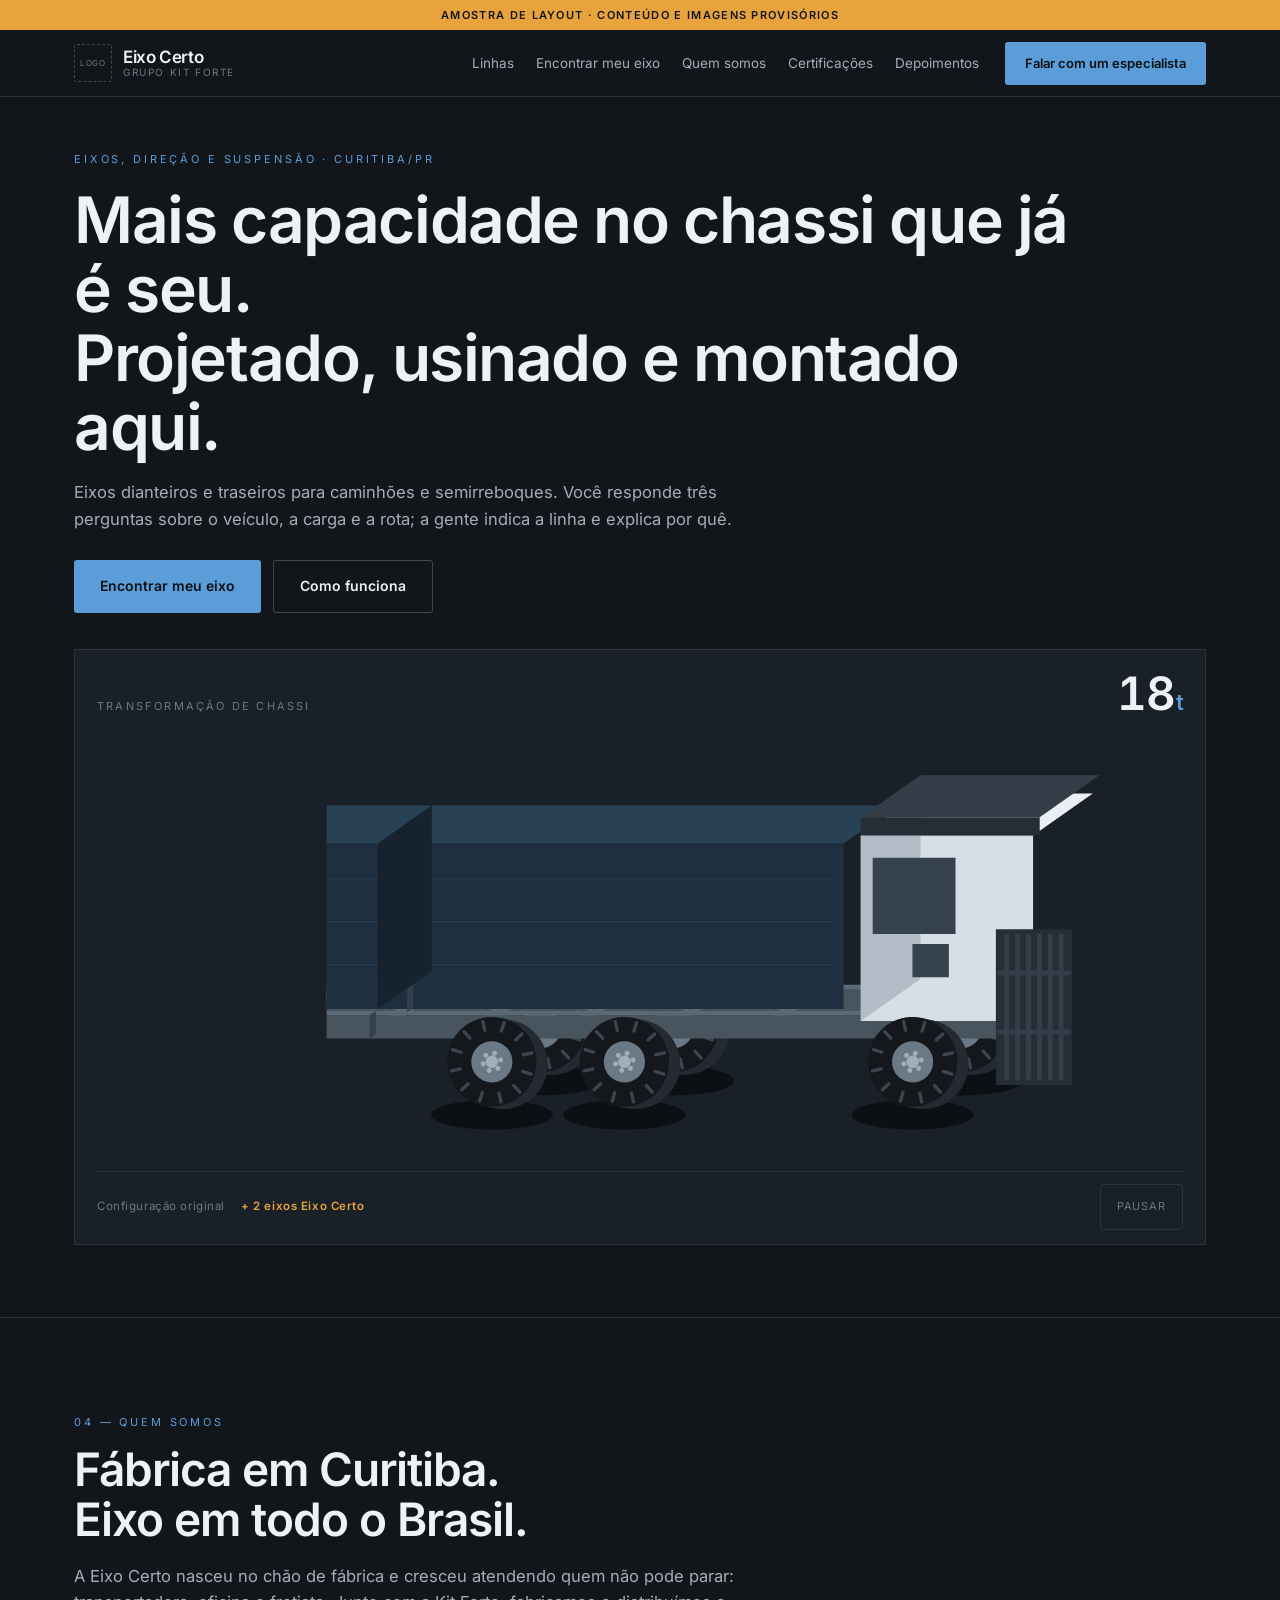
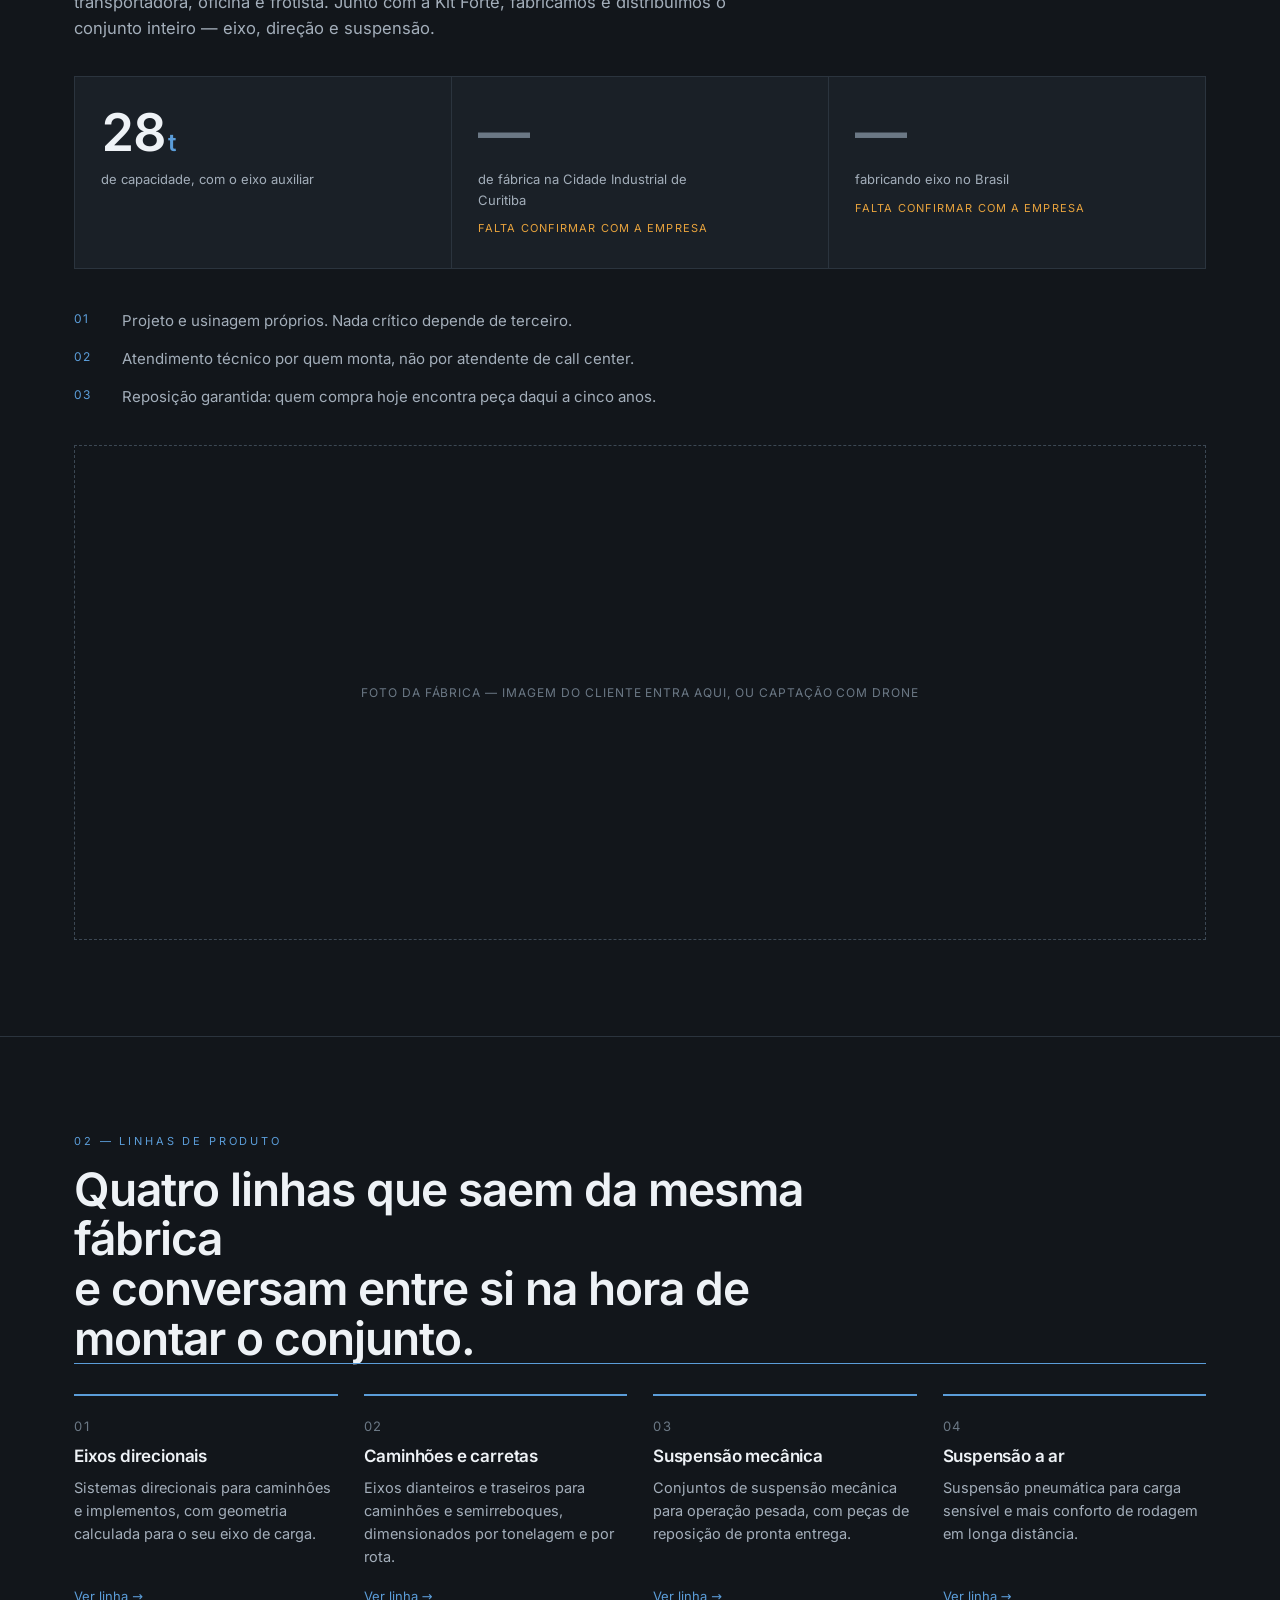
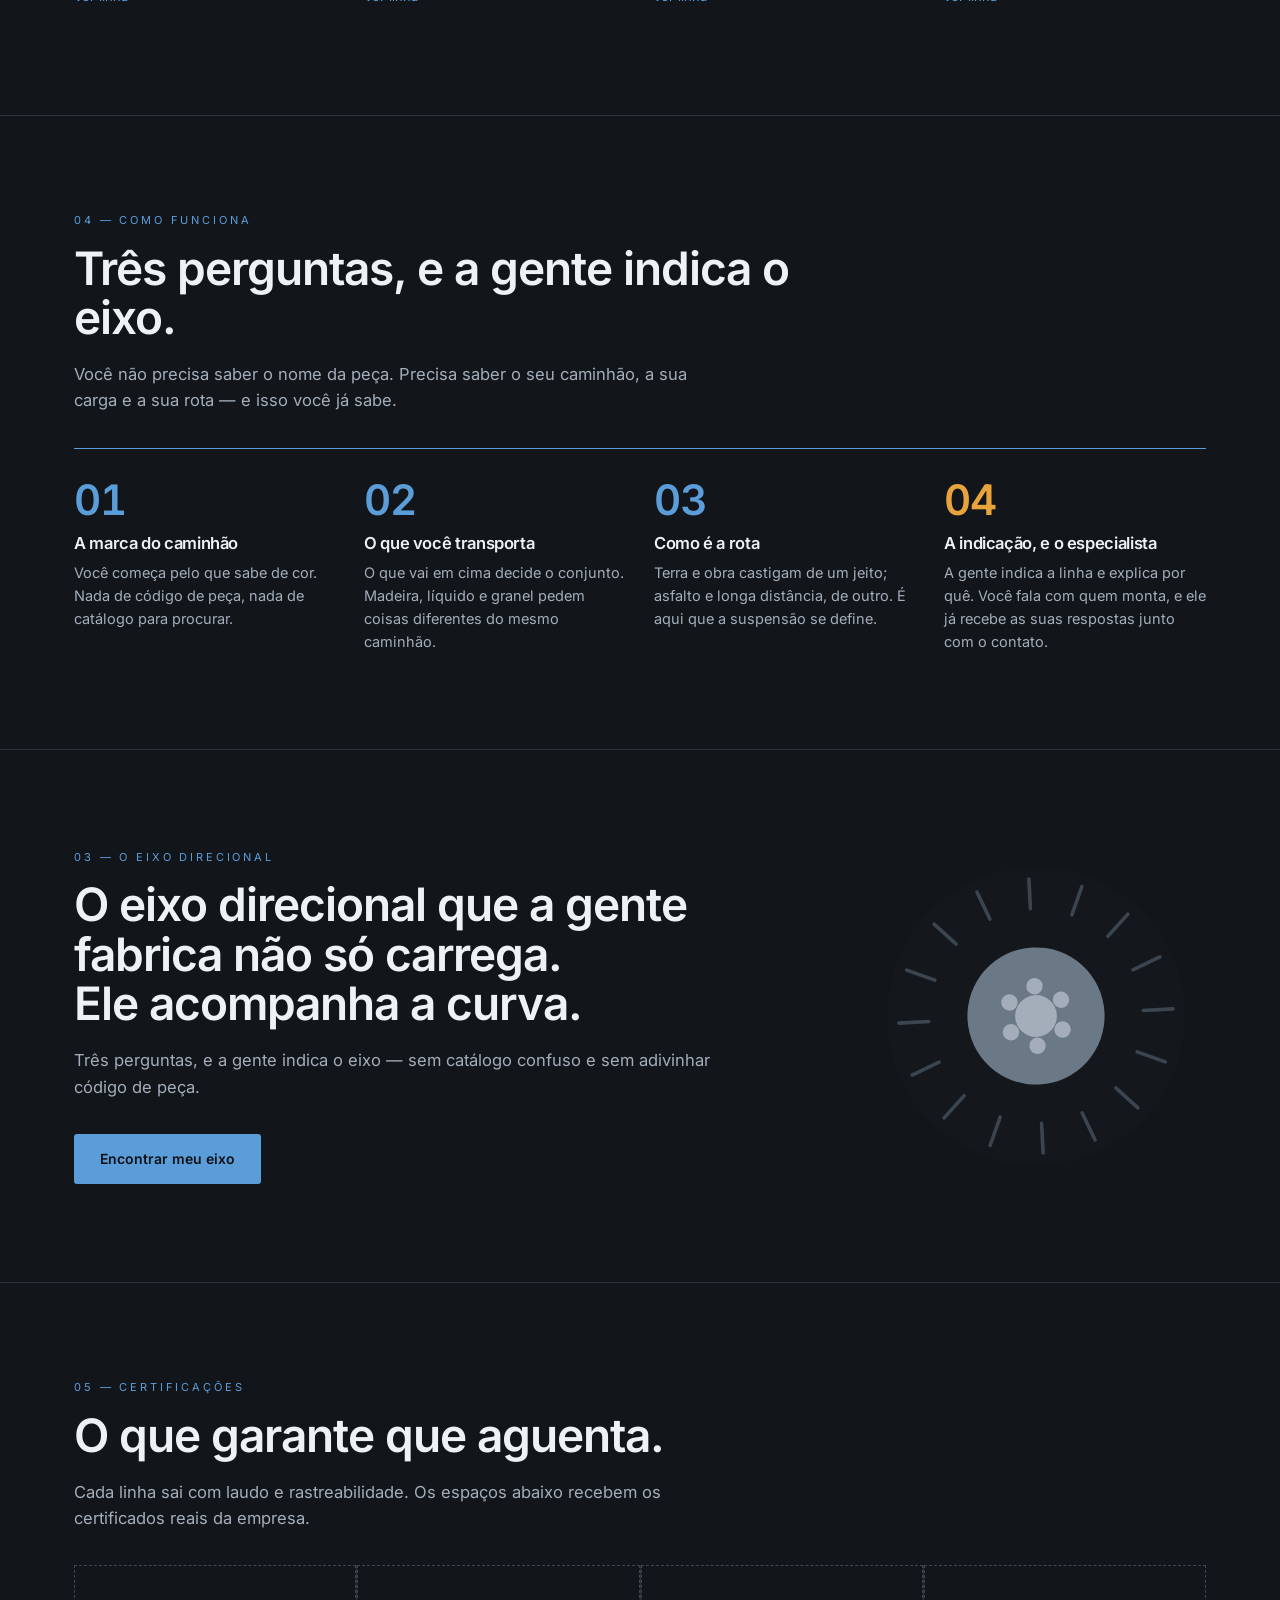
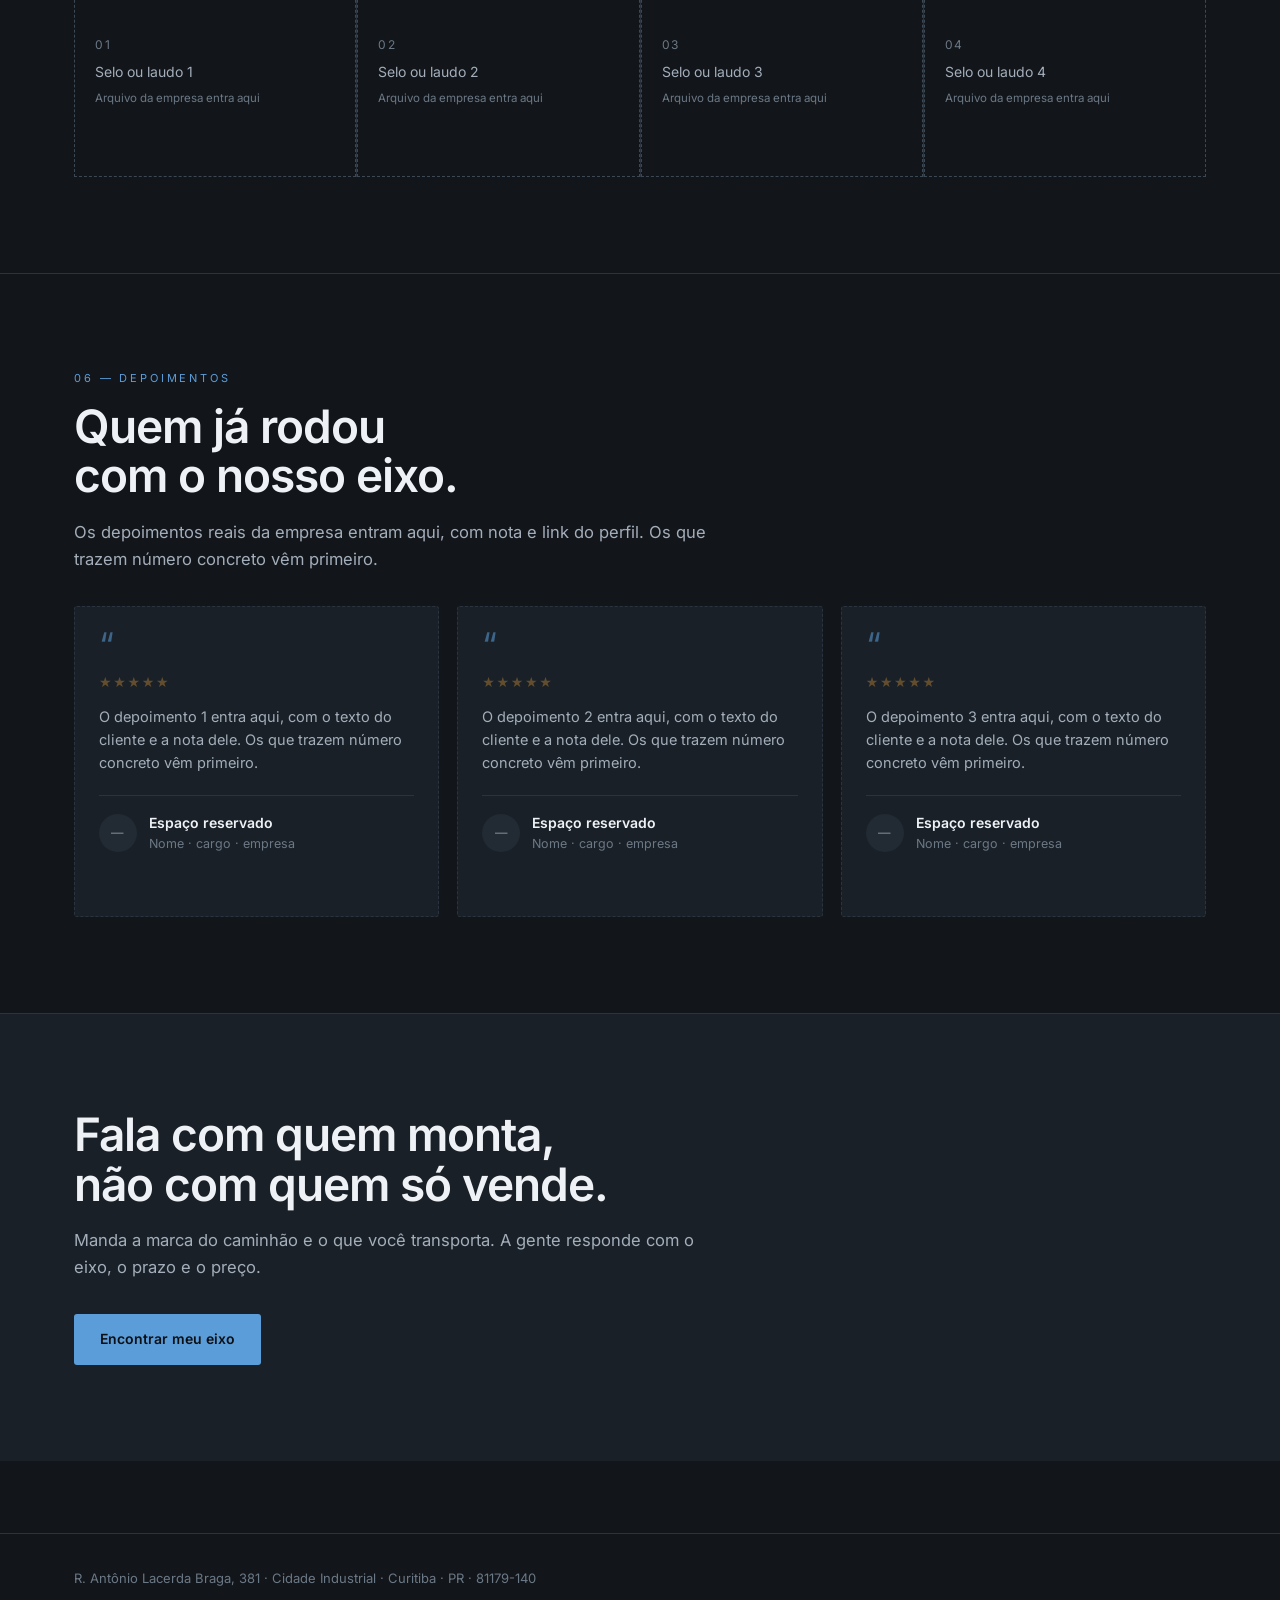
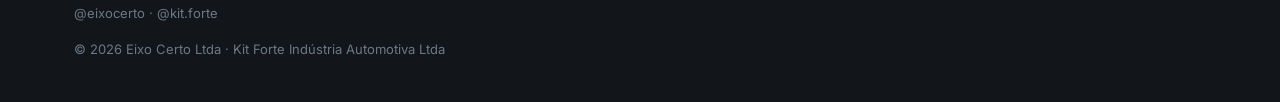
<file: c/index.html>
<!doctype html>
<html lang="pt-BR" data-theme="c">
<head>
  <meta charset="utf-8">
<meta name="viewport" content="width=device-width,initial-scale=1">
<meta name="description" content="Indústria de eixos dianteiros e traseiros para caminhões e semirreboques, em Curitiba. Aumente a capacidade de carga do seu caminhão sem trocar de caminhão.">

<meta property="og:type" content="website">
<meta property="og:title" content="Eixo Certo · Kit Forte — o eixo certo para o seu caminhão">
<meta property="og:description" content="Responda três perguntas e fale com um especialista que já recebeu as suas respostas.">
<meta property="og:locale" content="pt_BR">

<link rel="icon" href="../favicon.svg" type="image/svg+xml">

<script type="application/ld+json">
{"@context":"https://schema.org","@type":"Organization","name":"Eixo Certo · Kit Forte","description":"Indústria de eixos dianteiros e traseiros para caminhões e semirreboques, em Curitiba. Aumente a capacidade de carga do seu caminhão sem trocar de caminhão.","address":{"@type":"PostalAddress","streetAddress":"R. Antônio Lacerda Braga, 381","addressLocality":"Curitiba","addressRegion":"PR","postalCode":"81179-140","addressCountry":"BR"},"sameAs":["https://instagram.com/eixocerto","https://instagram.com/kit.forte"],"makesOffer":[{"@type":"Offer","itemOffered":{"@type":"Service","name":"Eixos direcionais","description":"Sistemas direcionais para caminhões e implementos, com geometria calculada para o seu eixo de carga."}},{"@type":"Offer","itemOffered":{"@type":"Service","name":"Caminhões e carretas","description":"Eixos dianteiros e traseiros para caminhões e semirreboques, dimensionados por tonelagem e por rota."}},{"@type":"Offer","itemOffered":{"@type":"Service","name":"Suspensão mecânica","description":"Conjuntos de suspensão mecânica para operação pesada, com peças de reposição de pronta entrega."}},{"@type":"Offer","itemOffered":{"@type":"Service","name":"Suspensão a ar","description":"Suspensão pneumática para carga sensível e mais conforto de rodagem em longa distância."}}]}
</script>

  <title>Eixo Certo · Kit Forte — eixos para caminhões e carretas, em Curitiba</title>
  <meta name="robots" content="noindex,nofollow">
  <script type="module" crossorigin src="../assets/fontes-o7MxqAMJ.js"></script>
  <script type="module" crossorigin src="../assets/heroi-BNzYg7zb.js"></script>
  <script type="module" crossorigin src="../assets/home-CoYdRRz0.js"></script>
  <link rel="stylesheet" crossorigin href="../assets/fontes-Dbsl9JPc.css">
  <link rel="stylesheet" crossorigin href="../assets/heroi-Dx72fnAp.css">
  <link rel="stylesheet" crossorigin href="../assets/home-CQNBiKP2.css">
  <link rel="stylesheet" crossorigin href="../assets/secoes-CXdIpxqf.css">
</head>
<body>
  <div class="rascunho">Amostra de layout · conteúdo e imagens provisórios</div>

  <header class="cabecalho" data-cabecalho>
  <div class="wrap cabecalho__linha">
    <a class="marca" href="../" aria-label="Eixo Certo · Kit Forte — início">
      <span class="marca__slot" data-vaga="logo" aria-hidden="true">LOGO</span>
      <span class="marca__texto">
        <strong>Eixo Certo</strong>
        <span>Grupo Kit Forte</span>
      </span>
    </a>

    <nav class="menu" aria-label="Seções da página">
      <a href="#linhas">Linhas</a>
      <a href="#eixo-gira">Encontrar meu eixo</a>
      <a href="#fabrica">Quem somos</a>
      <a href="#certificacoes">Certificações</a>
      <a href="#depoimentos">Depoimentos</a>
    </nav>

    <a class="btn cabecalho__cta" href="#chamada-final">Falar com um especialista</a>
  </div>
</header>

  <main>
        <section class="abertura" id="abertura" aria-labelledby="abertura-titulo">
  <div class="wrap">
    
    <p class="abertura__sobrancelha">Eixos, direção e suspensão · Curitiba/PR</p>
    <h1 class="abertura__titulo" id="abertura-titulo">Mais capacidade no chassi que já é seu.<br>Projetado, usinado e montado aqui.</h1>
    <p class="lead">Eixos dianteiros e traseiros para caminhões e semirreboques. Você responde três perguntas sobre o veículo, a carga e a rota; a gente indica a linha e explica por quê.</p>
    <p class="abertura__acoes">
      <a class="btn" href="produtos/">Encontrar meu eixo</a>
      <a class="btn btn--fantasma" href="#processo">Como funciona</a>
    </p>
    <section class="heroi" data-heroi aria-labelledby="heroi-rotulo">
  <div class="heroi__cabecalho">
    <p class="heroi__rotulo" id="heroi-rotulo">Transformação de chassi</p>
    <p class="heroi__ton"><span data-tonelagem>28</span><span class="heroi__un">t</span></p>
  </div>

  <div class="heroi__palco" data-palco></div>

  <div class="heroi__pe">
    <span class="heroi__antes">Configuração original</span>
    <span class="heroi__ganho">+ 2 eixos Eixo Certo</span>
    <button type="button" class="heroi__pausa" data-pausa aria-pressed="false">Pausar</button>
  </div>
</section>

  </div>
</section>

    <section class="secao secao--fabrica" id="fabrica" aria-labelledby="fabrica-titulo">
  <div class="wrap">
    <p class="secao__n">04 — Quem somos</p>
    <h2 class="secao__titulo" id="fabrica-titulo">Fábrica em Curitiba.<br>Eixo em todo o Brasil.</h2>
    <p class="lead">A Eixo Certo nasceu no chão de fábrica e cresceu atendendo quem não pode
      parar: transportadora, oficina e frotista. Junto com a Kit Forte, fabricamos e
      distribuímos o conjunto inteiro — eixo, direção e suspensão.</p>

        <ul class="numeros" data-numeros>
      
      <li class="numero">
        <span class="numero__valor">
          <span data-numero="capacidade">28</span><span class="numero__un">t</span>
        </span>
        <p class="numero__rotulo">de capacidade, com o eixo auxiliar</p>
      </li>
      <li class="numero numero--vago" data-vaga="numero">
        <span class="numero__valor" aria-hidden="true">—</span>
        <p class="numero__rotulo">de fábrica na Cidade Industrial de Curitiba</p>
        <p class="numero__pendencia">Falta confirmar com a empresa</p>
      </li>
      <li class="numero numero--vago" data-vaga="numero">
        <span class="numero__valor" aria-hidden="true">—</span>
        <p class="numero__rotulo">fabricando eixo no Brasil</p>
        <p class="numero__pendencia">Falta confirmar com a empresa</p>
      </li>
    </ul>

    <ol class="promessas">
      <li><span class="promessas__n" aria-hidden="true">01</span>
        Projeto e usinagem próprios. Nada crítico depende de terceiro.</li>
      <li><span class="promessas__n" aria-hidden="true">02</span>
        Atendimento técnico por quem monta, não por atendente de call center.</li>
      <li><span class="promessas__n" aria-hidden="true">03</span>
        Reposição garantida: quem compra hoje encontra peça daqui a cinco anos.</li>
    </ol>

    <figure class="foto-vaga" data-vaga="foto">
      <figcaption>Foto da fábrica — imagem do cliente entra aqui, ou captação com drone</figcaption>
    </figure>
  </div>
</section>

    <section class="secao secao--linhas" id="linhas" aria-labelledby="linhas-titulo">
  <div class="wrap">
    <p class="secao__n">02 — Linhas de produto</p>
    <h2 class="secao__titulo" id="linhas-titulo">Quatro linhas que saem da mesma fábrica<br>
      e conversam entre si na hora de montar o conjunto.</h2>

        <div class="portico" data-filete aria-hidden="true"></div>

    <ol class="linhas">
      
    <li class="linha" data-linha="direcionais">
      <span class="linha__n" data-numero>01</span>
      <h3 class="linha__nome">Eixos direcionais</h3>
      <p class="linha__texto">Sistemas direcionais para caminhões e implementos, com geometria calculada para o seu eixo de carga.</p>
      <a class="linha__ir" href="categorias/#direcionais">Ver linha<span aria-hidden="true"> →</span></a>
    </li>
    <li class="linha" data-linha="caminhoes-carretas">
      <span class="linha__n" data-numero>02</span>
      <h3 class="linha__nome">Caminhões e carretas</h3>
      <p class="linha__texto">Eixos dianteiros e traseiros para caminhões e semirreboques, dimensionados por tonelagem e por rota.</p>
      <a class="linha__ir" href="categorias/#caminhoes-carretas">Ver linha<span aria-hidden="true"> →</span></a>
    </li>
    <li class="linha" data-linha="suspensao-mecanica">
      <span class="linha__n" data-numero>03</span>
      <h3 class="linha__nome">Suspensão mecânica</h3>
      <p class="linha__texto">Conjuntos de suspensão mecânica para operação pesada, com peças de reposição de pronta entrega.</p>
      <a class="linha__ir" href="categorias/#suspensao-mecanica">Ver linha<span aria-hidden="true"> →</span></a>
    </li>
    <li class="linha" data-linha="suspensao-ar">
      <span class="linha__n" data-numero>04</span>
      <h3 class="linha__nome">Suspensão a ar</h3>
      <p class="linha__texto">Suspensão pneumática para carga sensível e mais conforto de rodagem em longa distância.</p>
      <a class="linha__ir" href="categorias/#suspensao-ar">Ver linha<span aria-hidden="true"> →</span></a>
    </li>
    </ol>
  </div>
</section>

    <section class="secao secao--processo" id="processo" aria-labelledby="processo-titulo">
  <div class="wrap">
    <p class="secao__n">04 — Como funciona</p>
    <h2 class="secao__titulo" id="processo-titulo">Três perguntas, e a gente indica o eixo.</h2>
    <p class="lead">Você não precisa saber o nome da peça. Precisa saber o seu caminhão,
      a sua carga e a sua rota — e isso você já sabe.</p>

    <div class="portico" data-filete aria-hidden="true"></div>

    <ol class="passos">
      
      <li class="passo" data-passo="veiculo">
        <span class="passo__n" data-numero>01</span>
        <h3 class="passo__titulo">A marca do caminhão</h3>
        <p class="passo__texto">Você começa pelo que sabe de cor. Nada de código de peça, nada de catálogo para procurar.</p>
      </li>
      <li class="passo" data-passo="carga">
        <span class="passo__n" data-numero>02</span>
        <h3 class="passo__titulo">O que você transporta</h3>
        <p class="passo__texto">O que vai em cima decide o conjunto. Madeira, líquido e granel pedem coisas diferentes do mesmo caminhão.</p>
      </li>
      <li class="passo" data-passo="rota">
        <span class="passo__n" data-numero>03</span>
        <h3 class="passo__titulo">Como é a rota</h3>
        <p class="passo__texto">Terra e obra castigam de um jeito; asfalto e longa distância, de outro. É aqui que a suspensão se define.</p>
      </li>
      <li class="passo" data-passo="resultado">
        <span class="passo__n" data-numero>04</span>
        <h3 class="passo__titulo">A indicação, e o especialista</h3>
        <p class="passo__texto">A gente indica a linha e explica por quê. Você fala com quem monta, e ele já recebe as suas respostas junto com o contato.</p>
      </li>
    </ol>
  </div>
</section>

    <section class="secao secao--eixo" id="eixo-gira" aria-labelledby="eixo-gira-titulo">
  <div class="wrap eixo-gira">
    <div class="eixo-gira__texto">
      <p class="secao__n">03 — O eixo direcional</p>
      <h2 class="secao__titulo" id="eixo-gira-titulo">O eixo direcional que a gente fabrica
        não só carrega.<br>Ele acompanha a curva.</h2>
      <p class="lead">Três perguntas, e a gente indica o eixo — sem catálogo confuso
        e sem adivinhar código de peça.</p>
      <p class="eixo-gira__acoes">
        <a class="btn" href="produtos/">Encontrar meu eixo</a>
      </p>
    </div>

    <div class="eixo-gira__palco" data-roda-palco aria-hidden="true"></div>
  </div>
</section>

    <section class="secao secao--selos" id="certificacoes" aria-labelledby="certificacoes-titulo">
  <div class="wrap">
    <p class="secao__n">05 — Certificações</p>
    <h2 class="secao__titulo" id="certificacoes-titulo">O que garante que aguenta.</h2>
    <p class="lead">Cada linha sai com laudo e rastreabilidade. Os espaços abaixo recebem
      os certificados reais da empresa.</p>
    <ul class="selos">
      
      <li class="selo" data-vaga="certificado">
        <span class="selo__n" aria-hidden="true">01</span>
        <p class="selo__rotulo">Selo ou laudo 1</p>
        <p class="selo__nota">Arquivo da empresa entra aqui</p>
      </li>
      <li class="selo" data-vaga="certificado">
        <span class="selo__n" aria-hidden="true">02</span>
        <p class="selo__rotulo">Selo ou laudo 2</p>
        <p class="selo__nota">Arquivo da empresa entra aqui</p>
      </li>
      <li class="selo" data-vaga="certificado">
        <span class="selo__n" aria-hidden="true">03</span>
        <p class="selo__rotulo">Selo ou laudo 3</p>
        <p class="selo__nota">Arquivo da empresa entra aqui</p>
      </li>
      <li class="selo" data-vaga="certificado">
        <span class="selo__n" aria-hidden="true">04</span>
        <p class="selo__rotulo">Selo ou laudo 4</p>
        <p class="selo__nota">Arquivo da empresa entra aqui</p>
      </li>
    </ul>
  </div>
</section>

    <section class="secao secao--depoimentos" id="depoimentos" aria-labelledby="depoimentos-titulo">
  <div class="wrap">
    <p class="secao__n">06 — Depoimentos</p>
    <h2 class="secao__titulo" id="depoimentos-titulo">Quem já rodou<br>com o nosso eixo.</h2>
        <p class="lead">Os depoimentos reais da empresa entram aqui, com nota e link do perfil.
      Os que trazem número concreto vêm primeiro.</p>
    <ul class="depos">
      
      <li class="depo depo--vago" data-vaga="depoimento">
        <span class="depo__aspas" aria-hidden="true">&ldquo;</span>
        <p class="depo__estrelas depo__estrelas--vago" aria-hidden="true">★★★★★</p>
        <p class="depo__texto">O depoimento 1 entra aqui, com o texto do cliente
          e a nota dele. Os que trazem número concreto vêm primeiro.</p>
        <footer class="depo__quem">
          <span class="depo__avatar" aria-hidden="true">—</span>
          <span>
            <strong class="depo__nome">Espaço reservado</strong>
            <span class="depo__cargo">Nome · cargo · empresa</span>
          </span>
        </footer>
      </li>
      <li class="depo depo--vago" data-vaga="depoimento">
        <span class="depo__aspas" aria-hidden="true">&ldquo;</span>
        <p class="depo__estrelas depo__estrelas--vago" aria-hidden="true">★★★★★</p>
        <p class="depo__texto">O depoimento 2 entra aqui, com o texto do cliente
          e a nota dele. Os que trazem número concreto vêm primeiro.</p>
        <footer class="depo__quem">
          <span class="depo__avatar" aria-hidden="true">—</span>
          <span>
            <strong class="depo__nome">Espaço reservado</strong>
            <span class="depo__cargo">Nome · cargo · empresa</span>
          </span>
        </footer>
      </li>
      <li class="depo depo--vago" data-vaga="depoimento">
        <span class="depo__aspas" aria-hidden="true">&ldquo;</span>
        <p class="depo__estrelas depo__estrelas--vago" aria-hidden="true">★★★★★</p>
        <p class="depo__texto">O depoimento 3 entra aqui, com o texto do cliente
          e a nota dele. Os que trazem número concreto vêm primeiro.</p>
        <footer class="depo__quem">
          <span class="depo__avatar" aria-hidden="true">—</span>
          <span>
            <strong class="depo__nome">Espaço reservado</strong>
            <span class="depo__cargo">Nome · cargo · empresa</span>
          </span>
        </footer>
      </li>
    </ul>
  </div>
</section>

    <section class="secao secao--final" id="chamada-final" aria-labelledby="final-titulo">
  <div class="wrap">
    <h2 class="secao__titulo" id="final-titulo">Fala com quem monta,<br>não com quem só vende.</h2>
    <p class="lead">Manda a marca do caminhão e o que você transporta. A gente responde
      com o eixo, o prazo e o preço.</p>
    <p class="final__acoes">
      <a class="btn" href="produtos/">Encontrar meu eixo</a>
    </p>
  </div>
</section>

  </main>
  <footer>
  <div class="wrap">
    <p>R. Antônio Lacerda Braga, 381 · Cidade Industrial · Curitiba · PR · 81179-140</p>
    <p>
      <a href="https://instagram.com/eixocerto" rel="noopener">@eixocerto</a> ·
      <a href="https://instagram.com/kit.forte" rel="noopener">@kit.forte</a>
    </p>
    <p>© 2026 Eixo Certo Ltda · Kit Forte Indústria Automotiva Ltda</p>
  </div>
</footer>

</body>
</html>
</file>
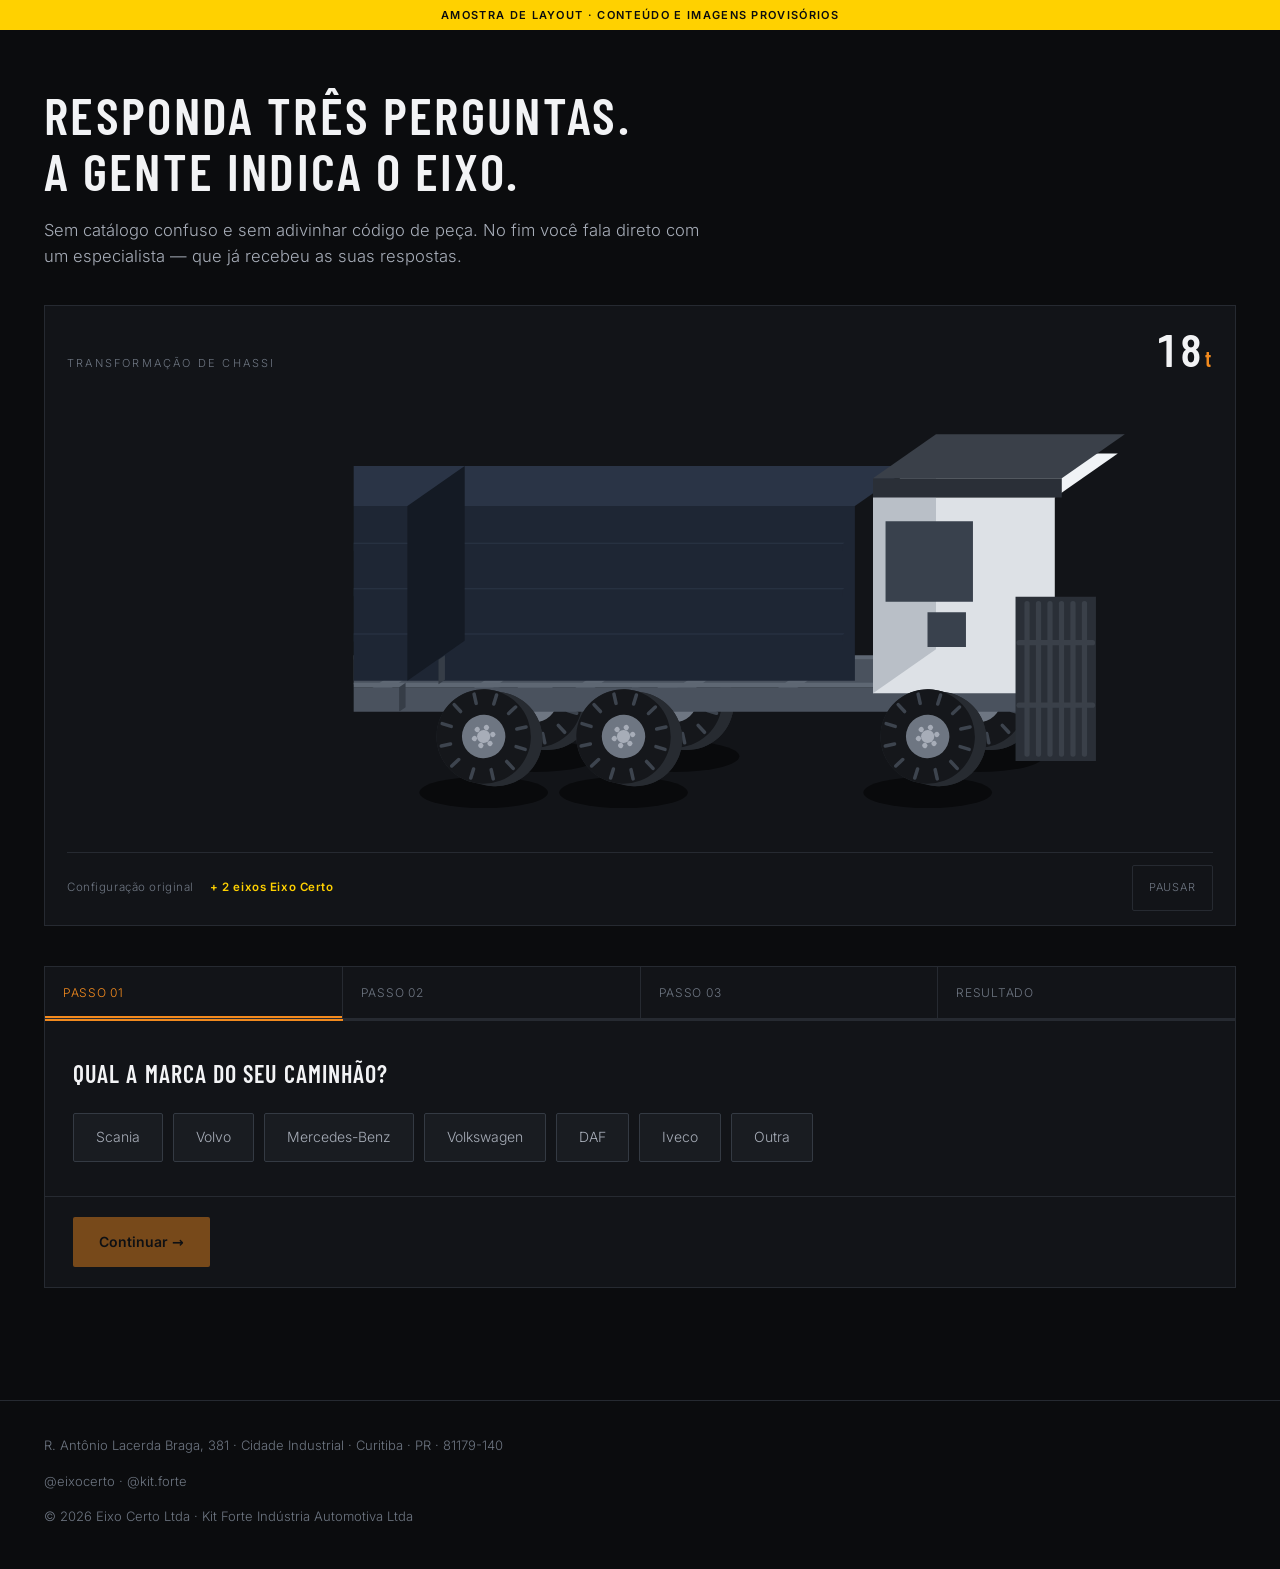
<file: a/produtos/index.html>
<!doctype html>
<html lang="pt-BR" data-theme="a">
<head>
  <meta charset="utf-8">
<meta name="viewport" content="width=device-width,initial-scale=1">
<meta name="description" content="Indústria de eixos dianteiros e traseiros para caminhões e semirreboques, em Curitiba. Aumente a capacidade de carga do seu caminhão sem trocar de caminhão.">

<meta property="og:type" content="website">
<meta property="og:title" content="Eixo Certo · Kit Forte — o eixo certo para o seu caminhão">
<meta property="og:description" content="Responda três perguntas e fale com um especialista que já recebeu as suas respostas.">
<meta property="og:locale" content="pt_BR">

<link rel="icon" href="../../favicon.svg" type="image/svg+xml">

<script type="application/ld+json">
{"@context":"https://schema.org","@type":"Organization","name":"Eixo Certo · Kit Forte","description":"Indústria de eixos dianteiros e traseiros para caminhões e semirreboques, em Curitiba. Aumente a capacidade de carga do seu caminhão sem trocar de caminhão.","address":{"@type":"PostalAddress","streetAddress":"R. Antônio Lacerda Braga, 381","addressLocality":"Curitiba","addressRegion":"PR","postalCode":"81179-140","addressCountry":"BR"},"sameAs":["https://instagram.com/eixocerto","https://instagram.com/kit.forte"],"makesOffer":[{"@type":"Offer","itemOffered":{"@type":"Service","name":"Eixos direcionais","description":"Sistemas direcionais para caminhões e implementos, com geometria calculada para o seu eixo de carga."}},{"@type":"Offer","itemOffered":{"@type":"Service","name":"Caminhões e carretas","description":"Eixos dianteiros e traseiros para caminhões e semirreboques, dimensionados por tonelagem e por rota."}},{"@type":"Offer","itemOffered":{"@type":"Service","name":"Suspensão mecânica","description":"Conjuntos de suspensão mecânica para operação pesada, com peças de reposição de pronta entrega."}},{"@type":"Offer","itemOffered":{"@type":"Service","name":"Suspensão a ar","description":"Suspensão pneumática para carga sensível e mais conforto de rodagem em longa distância."}}]}
</script>

  <title>Encontre o eixo certo — Eixo Certo · Kit Forte</title>
  <meta name="robots" content="noindex,nofollow">
  <script type="module" crossorigin src="../../assets/fontes-o7MxqAMJ.js"></script>
  <script type="module" crossorigin src="../../assets/heroi-BNzYg7zb.js"></script>
  <script type="module" crossorigin src="../../assets/produtos-BmSH1mDf.js"></script>
  <link rel="stylesheet" crossorigin href="../../assets/fontes-Dbsl9JPc.css">
  <link rel="stylesheet" crossorigin href="../../assets/heroi-Dx72fnAp.css">
</head>
<body>
  <div class="rascunho">Amostra de layout · conteúdo e imagens provisórios</div>

  <main class="wrap">
    <h1>Responda três perguntas.<br>A gente indica o eixo.</h1>
    <p class="lead">Sem catálogo confuso e sem adivinhar código de peça. No fim você fala direto com um especialista — que já recebeu as suas respostas.</p>
    <section class="heroi" data-heroi aria-labelledby="heroi-rotulo">
  <div class="heroi__cabecalho">
    <p class="heroi__rotulo" id="heroi-rotulo">Transformação de chassi</p>
    <p class="heroi__ton"><span data-tonelagem>28</span><span class="heroi__un">t</span></p>
  </div>

  <div class="heroi__palco" data-palco></div>

  <div class="heroi__pe">
    <span class="heroi__antes">Configuração original</span>
    <span class="heroi__ganho">+ 2 eixos Eixo Certo</span>
    <button type="button" class="heroi__pausa" data-pausa aria-pressed="false">Pausar</button>
  </div>
</section>

    <div class="seletor" data-seletor>
  <ol class="seletor__passos" data-passos></ol>
  <div class="progresso"><div class="progresso__barra" data-barra></div></div>
  <div class="seletor__corpo" data-corpo></div>
  <div class="seletor__rodape">
    <button type="button" class="btn btn--fantasma" data-voltar hidden>← Voltar</button>
    <button type="button" class="btn" data-avancar disabled>Continuar →</button>
  </div>
  <p class="so-leitor" aria-live="polite" data-aviso></p>
</div>

  </main>
  <footer>
  <div class="wrap">
    <p>R. Antônio Lacerda Braga, 381 · Cidade Industrial · Curitiba · PR · 81179-140</p>
    <p>
      <a href="https://instagram.com/eixocerto" rel="noopener">@eixocerto</a> ·
      <a href="https://instagram.com/kit.forte" rel="noopener">@kit.forte</a>
    </p>
    <p>© 2026 Eixo Certo Ltda · Kit Forte Indústria Automotiva Ltda</p>
  </div>
</footer>

</body>
</html>
</file>
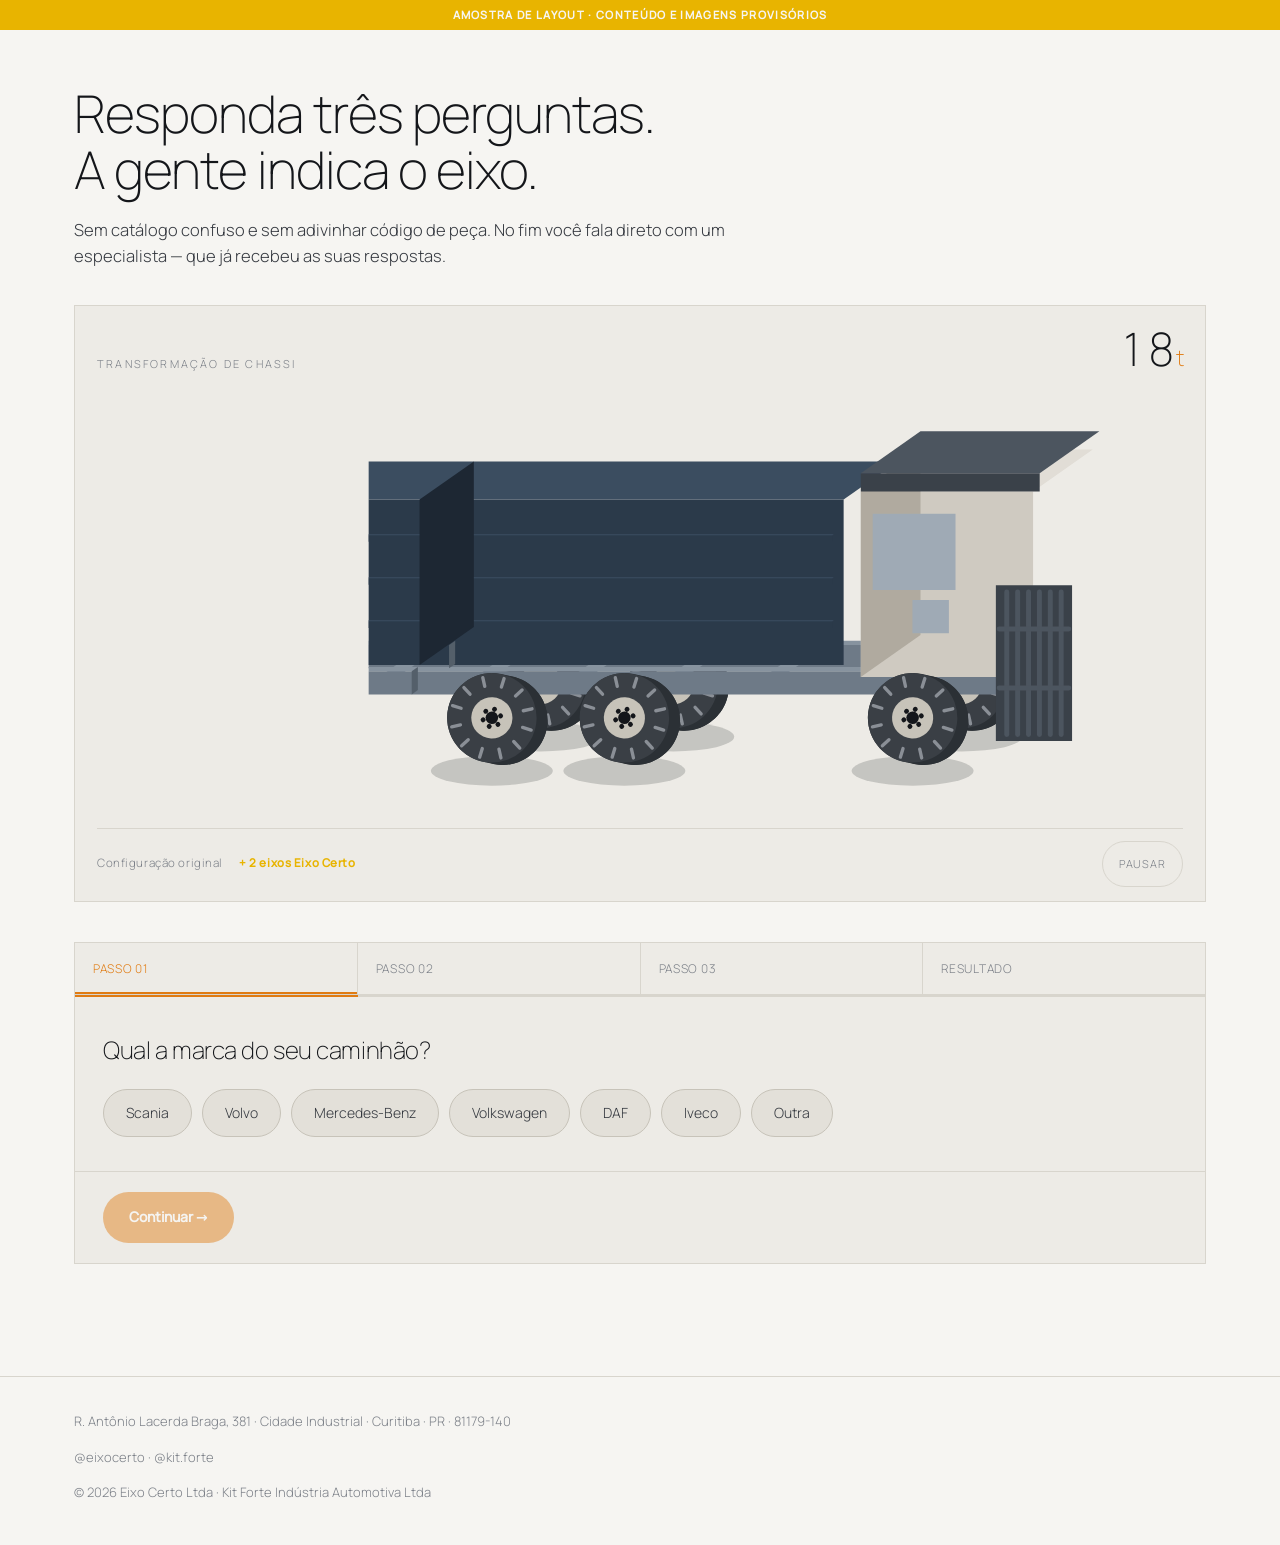
<file: b/produtos/index.html>
<!doctype html>
<html lang="pt-BR" data-theme="b">
<head>
  <meta charset="utf-8">
<meta name="viewport" content="width=device-width,initial-scale=1">
<meta name="description" content="Indústria de eixos dianteiros e traseiros para caminhões e semirreboques, em Curitiba. Aumente a capacidade de carga do seu caminhão sem trocar de caminhão.">

<meta property="og:type" content="website">
<meta property="og:title" content="Eixo Certo · Kit Forte — o eixo certo para o seu caminhão">
<meta property="og:description" content="Responda três perguntas e fale com um especialista que já recebeu as suas respostas.">
<meta property="og:locale" content="pt_BR">

<link rel="icon" href="../../favicon.svg" type="image/svg+xml">

<script type="application/ld+json">
{"@context":"https://schema.org","@type":"Organization","name":"Eixo Certo · Kit Forte","description":"Indústria de eixos dianteiros e traseiros para caminhões e semirreboques, em Curitiba. Aumente a capacidade de carga do seu caminhão sem trocar de caminhão.","address":{"@type":"PostalAddress","streetAddress":"R. Antônio Lacerda Braga, 381","addressLocality":"Curitiba","addressRegion":"PR","postalCode":"81179-140","addressCountry":"BR"},"sameAs":["https://instagram.com/eixocerto","https://instagram.com/kit.forte"],"makesOffer":[{"@type":"Offer","itemOffered":{"@type":"Service","name":"Eixos direcionais","description":"Sistemas direcionais para caminhões e implementos, com geometria calculada para o seu eixo de carga."}},{"@type":"Offer","itemOffered":{"@type":"Service","name":"Caminhões e carretas","description":"Eixos dianteiros e traseiros para caminhões e semirreboques, dimensionados por tonelagem e por rota."}},{"@type":"Offer","itemOffered":{"@type":"Service","name":"Suspensão mecânica","description":"Conjuntos de suspensão mecânica para operação pesada, com peças de reposição de pronta entrega."}},{"@type":"Offer","itemOffered":{"@type":"Service","name":"Suspensão a ar","description":"Suspensão pneumática para carga sensível e mais conforto de rodagem em longa distância."}}]}
</script>

  <title>Encontre o eixo certo — Eixo Certo · Kit Forte</title>
  <meta name="robots" content="noindex,nofollow">
  <script type="module" crossorigin src="../../assets/fontes-o7MxqAMJ.js"></script>
  <script type="module" crossorigin src="../../assets/heroi-BNzYg7zb.js"></script>
  <script type="module" crossorigin src="../../assets/produtos-BmSH1mDf.js"></script>
  <link rel="stylesheet" crossorigin href="../../assets/fontes-Dbsl9JPc.css">
  <link rel="stylesheet" crossorigin href="../../assets/heroi-Dx72fnAp.css">
</head>
<body>
  <div class="rascunho">Amostra de layout · conteúdo e imagens provisórios</div>

  <main class="wrap">
    <h1>Responda três perguntas.<br>A gente indica o eixo.</h1>
    <p class="lead">Sem catálogo confuso e sem adivinhar código de peça. No fim você fala direto com um especialista — que já recebeu as suas respostas.</p>
    <section class="heroi" data-heroi aria-labelledby="heroi-rotulo">
  <div class="heroi__cabecalho">
    <p class="heroi__rotulo" id="heroi-rotulo">Transformação de chassi</p>
    <p class="heroi__ton"><span data-tonelagem>28</span><span class="heroi__un">t</span></p>
  </div>

  <div class="heroi__palco" data-palco></div>

  <div class="heroi__pe">
    <span class="heroi__antes">Configuração original</span>
    <span class="heroi__ganho">+ 2 eixos Eixo Certo</span>
    <button type="button" class="heroi__pausa" data-pausa aria-pressed="false">Pausar</button>
  </div>
</section>

    <div class="seletor" data-seletor>
  <ol class="seletor__passos" data-passos></ol>
  <div class="progresso"><div class="progresso__barra" data-barra></div></div>
  <div class="seletor__corpo" data-corpo></div>
  <div class="seletor__rodape">
    <button type="button" class="btn btn--fantasma" data-voltar hidden>← Voltar</button>
    <button type="button" class="btn" data-avancar disabled>Continuar →</button>
  </div>
  <p class="so-leitor" aria-live="polite" data-aviso></p>
</div>

  </main>
  <footer>
  <div class="wrap">
    <p>R. Antônio Lacerda Braga, 381 · Cidade Industrial · Curitiba · PR · 81179-140</p>
    <p>
      <a href="https://instagram.com/eixocerto" rel="noopener">@eixocerto</a> ·
      <a href="https://instagram.com/kit.forte" rel="noopener">@kit.forte</a>
    </p>
    <p>© 2026 Eixo Certo Ltda · Kit Forte Indústria Automotiva Ltda</p>
  </div>
</footer>

</body>
</html>
</file>
<file: assets/fontes-Dbsl9JPc.css>
*,*:before,*:after{box-sizing:border-box;margin:0;padding:0}img,svg{max-width:100%;display:block}a{color:inherit;text-decoration:none}button{font:inherit;color:inherit;background:none;border:none;cursor:pointer}ol,ul{list-style:none}:where(html){-webkit-text-size-adjust:100%}[hidden]{display:none!important}[data-theme=a]{--ground: #0B0C0E;--surface: #121418;--surface-2: #191C21;--rule: #262A31;--rule-strong: #343A43;--text: #F2F3F5;--text-2: #A7ADB8;--text-3: #6E7682;--accent: #F28A1E;--accent-hover: #FF9B2E;--accent-2: #FFD100;--accent-ink: #0B0C0E;--steel: #3A4049;--zap: #1FAF54;--zap-hover: #25C961;--radius: 2px;--font-display: "Barlow Condensed", Impact, sans-serif;--font-body: "Inter", system-ui, -apple-system, "Segoe UI", sans-serif;--w-display: 600;--w-body: 300;--tracking-display: .045em;--case-display: uppercase;--max: 1240px;--cab:#DDE1E6;--cab-topo:#F0F3F6;--cab-lado:#B9BFC7;--chassi:#4A525E;--chassi-topo:#5E6773;--chassi-lado:#363D47;--cacamba:#1E2634;--cacamba-topo:#2A3446;--cacamba-lado:#141A24;--pneu:#15171B;--pneu-lado:#272B31;--banda:#3D444E;--aro:#6E7682;--cubo:#A7ADB8;--vidro:#39414D;--vidro-topo:#4A5361;--vidro-lado:#2C333D;--grade:#2A2F37;--grade-topo:#3A4049;--grade-lado:#1E222A;--sombra:rgba(0,0,0,.5);--eixo-novo:#FFD100}[data-theme=b]{--ground: #F6F5F2;--surface: #EDEBE6;--surface-2: #E3E0D9;--rule: #D8D5CD;--rule-strong: #C7C3B9;--text: #14161A;--text-2: #33373E;--text-3: #7C8088;--accent: #E07B12;--accent-hover: #C96A08;--accent-2: #E8B400;--accent-ink: #FFFFFF;--steel: #2B3A4A;--zap: #1FAF54;--zap-hover: #189946;--radius: 100px;--font-display: "Manrope", system-ui, -apple-system, "Segoe UI", sans-serif;--font-body: "Manrope", system-ui, -apple-system, "Segoe UI", sans-serif;--w-display: 200;--w-body: 300;--tracking-display: -.018em;--case-display: none;--max: 1180px;--cab:#CFCAC1;--cab-topo:#E1DDD6;--cab-lado:#B0AA9F;--chassi:#6E7A87;--chassi-topo:#87939F;--chassi-lado:#545F6A;--cacamba:#2B3A4A;--cacamba-topo:#3B4D60;--cacamba-lado:#1D2733;--pneu:#3A3F45;--pneu-lado:#2B3035;--banda:#8A8F96;--aro:#C7C3B9;--cubo:#14161A;--vidro:#9FAAB5;--vidro-topo:#B5BEC7;--vidro-lado:#8996A3;--grade:#3A4149;--grade-topo:#4C555F;--grade-lado:#2A3038;--sombra:rgba(20,22,26,.18);--eixo-novo:#E07B12}@media(prefers-reduced-motion:no-preference){html{scroll-behavior:smooth}}body{background:var(--ground);color:var(--text);font-family:var(--font-body);font-weight:var(--w-body);line-height:1.6;-webkit-font-smoothing:antialiased;overflow-x:hidden}.wrap{max-width:var(--max);margin:0 auto;padding:0 24px}main.wrap{padding-block:56px 40px}h1,h2,h3,.display{font-family:var(--font-display);font-weight:var(--w-display);letter-spacing:var(--tracking-display);text-transform:var(--case-display);line-height:1.08}h1{font-size:clamp(30px,4.4vw,52px);max-width:16em}h2{font-size:clamp(26px,3.6vw,40px)}.lead{color:var(--text-2);font-size:16.5px;margin-top:18px;max-width:40em}.rascunho{background:var(--accent-2);color:var(--ground);font:600 11px/1.3 var(--font-body);letter-spacing:.12em;text-transform:uppercase;text-align:center;padding:8px 14px}.btn{display:inline-flex;align-items:center;justify-content:center;gap:9px;background:var(--accent);color:var(--accent-ink);font-weight:600;font-size:14px;padding:14px 26px;min-height:48px;border-radius:var(--radius);transition:background .14s ease,transform .14s ease,opacity .14s ease}.btn:hover{background:var(--accent-hover);transform:translateY(-1px)}.btn:active{transform:scale(.985)}.btn[disabled]{opacity:.45;cursor:not-allowed}.btn[disabled]:active{transform:none}.btn--fantasma{background:none;color:var(--text);border:1px solid var(--rule-strong)}.btn--fantasma:hover,.btn--fantasma:active{background:var(--surface-2);border-color:var(--accent)}:where(a,button,[tabindex]):focus-visible{outline:2px solid var(--accent);outline-offset:2px;border-radius:2px}.seletor{border:1px solid var(--rule);background:var(--surface);margin-top:40px}.seletor__passos{display:flex;border-bottom:1px solid var(--rule)}.seletor__passo{flex:1;padding:16px 18px;border-right:1px solid var(--rule);font-size:12px;letter-spacing:.06em;text-transform:uppercase;color:var(--text-3)}.seletor__passo:last-child{border-right:none}.seletor__passo[aria-current=step]{color:var(--accent);box-shadow:inset 0 -2px 0 var(--accent)}.progresso{height:2px;background:var(--rule)}.progresso__barra{height:2px;background:var(--accent);width:0;transition:width .22s ease}.seletor__corpo{padding:34px 28px}.seletor__opcoes{display:flex;flex-wrap:wrap;gap:10px;border:none}.seletor__pergunta{flex:1 0 100%;font-family:var(--font-display);font-weight:var(--w-display);letter-spacing:var(--tracking-display);text-transform:var(--case-display);font-size:24px;margin-bottom:20px}.seletor__pergunta:focus{outline:none}.opcao{padding:12px 22px;min-height:48px;border:1px solid var(--rule-strong);border-radius:var(--radius);background:var(--surface-2);color:var(--text-2);font-size:14px;transition:border-color .12s ease,color .12s ease,background .12s ease,transform .12s ease}.opcao:hover{border-color:var(--accent);color:var(--text)}.opcao:active{transform:scale(.985)}.opcao[aria-pressed=true]{border-color:var(--accent);color:var(--text);background:var(--ground)}.opcao:after{content:"✓";display:inline-block;width:0;margin-left:0;opacity:0;transform:scale(.6);color:var(--accent);transition:opacity .12s ease,transform .12s ease,width .12s ease,margin-left .12s ease}.opcao[aria-pressed=true]:after{width:1em;margin-left:7px;opacity:1;transform:scale(1)}.seletor__rodape{border-top:1px solid var(--rule);padding:20px 28px;display:flex;justify-content:space-between;align-items:center;gap:16px;flex-wrap:wrap}.resultado__rotulo{font-size:11px;letter-spacing:.2em;text-transform:uppercase;color:var(--text-3)}.resultado__linha{font-size:clamp(26px,4vw,34px);color:var(--accent);margin:8px 0 12px}.resultado__porque{color:var(--text-2);max-width:38em}.resultado__pendente{margin-top:22px;padding:16px 18px;border-left:2px solid var(--accent-2);background:var(--surface-2);color:var(--text-2);font-size:14.5px}.resultado__prazo{margin-top:16px;font-size:13px;color:var(--text-3)}.resultado .zap,.resultado .btn{margin-top:24px;margin-right:10px}.zap{display:inline-flex;align-items:center;justify-content:center;gap:10px;background:var(--zap);color:var(--accent-ink);font-weight:600;font-size:15px;padding:16px 30px;min-height:52px;border-radius:var(--radius);transition:background .14s ease,transform .14s ease}.zap:hover{background:var(--zap-hover)}.zap:active{transform:scale(.99)}.so-leitor{position:absolute;width:1px;height:1px;overflow:hidden;clip-path:inset(50%);white-space:nowrap}footer{margin-top:72px;padding:32px 0 40px;border-top:1px solid var(--rule)}footer p{font-size:13px;color:var(--text-3);line-height:1.9}footer a{display:inline-block;padding-block:11px}footer a:hover,footer a:active{color:var(--accent)}@media(max-width:760px){.seletor__passos{flex-wrap:wrap}.seletor__passo{flex:1 1 50%;border-bottom:1px solid var(--rule)}.seletor__corpo{padding:26px 20px}.seletor__rodape{padding:18px 20px}.seletor__rodape .btn{flex:1 1 auto}.wrap{padding:0 20px}}
</file>
<file: assets/heroi-Dx72fnAp.css>
.caminhao{width:100%;height:auto;display:block;overflow:hidden}.cx--cabine.f-frente{fill:var(--cab)}.cx--cabine.f-topo{fill:var(--cab-topo)}.cx--cabine.f-lado{fill:var(--cab-lado)}.cx--chassi.f-frente{fill:var(--chassi)}.cx--chassi.f-topo{fill:var(--chassi-topo)}.cx--chassi.f-lado{fill:var(--chassi-lado)}.cx--cacamba.f-frente{fill:var(--cacamba)}.cx--cacamba.f-topo{fill:var(--cacamba-topo)}.cx--cacamba.f-lado{fill:var(--cacamba-lado)}.cx--vidro.f-frente{fill:var(--vidro)}.cx--vidro.f-topo{fill:var(--vidro-topo)}.cx--vidro.f-lado{fill:var(--vidro-lado)}.cx--grade.f-frente{fill:var(--grade)}.cx--grade.f-topo{fill:var(--grade-topo)}.cx--grade.f-lado{fill:var(--grade-lado)}.barra{stroke:var(--grade-topo);stroke-width:3;stroke-linecap:round}.pneu{fill:var(--pneu)}.pneu--longe{fill:var(--pneu-lado)}.pneu-lado{stroke:var(--pneu-lado)}.banda{stroke:var(--banda);stroke-width:2.4;stroke-linecap:round}.aro{fill:var(--aro)}.cubo,.parafuso{fill:var(--cubo)}.sombra{fill:var(--sombra)}.eixo--novo .aro{fill:var(--eixo-novo)}.eixo--novo .cubo,.eixo--novo .parafuso{fill:var(--pneu)}.heroi{border:1px solid var(--rule);background:var(--surface);padding:20px 22px 14px;margin-top:36px}.heroi__cabecalho{display:flex;justify-content:space-between;align-items:flex-end;gap:10px 18px;flex-wrap:wrap}.heroi__rotulo{font-size:11px;letter-spacing:.2em;text-transform:uppercase;color:var(--text-3)}.heroi__ton{font-family:var(--font-display);font-weight:var(--w-display);letter-spacing:var(--tracking-display);font-size:clamp(30px,5.2vw,46px);line-height:1;font-variant-numeric:tabular-nums;display:flex;align-items:baseline;gap:1px}.heroi__un{font-size:.48em;color:var(--accent)}.heroi__palco{margin-top:8px;aspect-ratio:655.59 / 262.68}.heroi__pe{display:flex;align-items:center;gap:8px 16px;flex-wrap:wrap;border-top:1px solid var(--rule);margin-top:12px;padding-top:12px;font-size:11.5px;letter-spacing:.05em;color:var(--text-3)}.heroi__ganho{color:var(--accent-2);font-weight:600}.heroi__pausa{margin-left:auto;font-size:11px;letter-spacing:.08em;text-transform:uppercase;color:var(--text-3);border:1px solid var(--rule);border-radius:var(--radius);padding:12px 16px;min-height:46px;transition:color .14s ease,border-color .14s ease}.heroi__pausa:hover{color:var(--text);border-color:var(--rule-strong)}.heroi__pausa:active{transform:scale(.97)}@media(max-width:560px){.heroi{padding:16px 16px 12px}.heroi__cabecalho{flex-direction:column;align-items:flex-start;gap:6px}.heroi__pausa{margin-left:0}}
</file>
<file: assets/home-CQNBiKP2.css>
[data-theme=c]{--ground: #12161B;--surface: #1A2027;--surface-2: #222A33;--rule: #2B343E;--rule-strong: #3C4854;--text: #EEF2F6;--text-2: #A3AEBA;--text-3: #6B7885;--accent: #5B9DD9;--accent-hover: #76B1E6;--accent-2: #E8A33D;--accent-ink: #0C1014;--steel: #45525F;--zap: #1FAF54;--zap-hover: #25C961;--radius: 3px;--font-display: "Inter", system-ui, -apple-system, "Segoe UI", sans-serif;--font-body: "Inter", system-ui, -apple-system, "Segoe UI", sans-serif;--w-display: 600;--w-body: 400;--tracking-display: -.022em;--case-display: none;--max: 1180px;--cab:#D6DEE6;--cab-topo:#E9EFF4;--cab-lado:#B2BDC8;--chassi:#48555F;--chassi-topo:#5B6976;--chassi-lado:#343F49;--cacamba:#1E3040;--cacamba-topo:#294155;--cacamba-lado:#16232F;--pneu:#14181C;--pneu-lado:#242A31;--banda:#3B4550;--aro:#6B7885;--cubo:#A3AEBA;--vidro:#35424E;--vidro-topo:#455563;--vidro-lado:#28323C;--grade:#252D36;--grade-topo:#343E49;--grade-lado:#1A2027;--sombra:rgba(0,0,0,.52);--eixo-novo:#5B9DD9}[data-theme=d]{--ground: #070C1C;--surface: #0E1530;--surface-2: #17203F;--rule: #1E2847;--rule-strong: #2E3A5F;--text: #F4F6FB;--text-2: #AAB3C9;--text-3: #6F7A96;--accent: #F28A1E;--accent-hover: #FF9B2E;--accent-2: #FFD100;--accent-ink: #0B0C0E;--steel: #3B4766;--zap: #1FAF54;--zap-hover: #25C961;--radius: 14px;--font-display: "Inter", system-ui, -apple-system, "Segoe UI", sans-serif;--font-body: "Inter", system-ui, -apple-system, "Segoe UI", sans-serif;--w-display: 600;--w-body: 400;--tracking-display: -.03em;--case-display: none;--max: 1200px;--cab:#E3E8EF;--cab-topo:#F3F6FA;--cab-lado:#BCC5D2;--chassi:#4A5468;--chassi-topo:#5E6A80;--chassi-lado:#353E50;--cacamba:#1B2A5E;--cacamba-topo:#25377A;--cacamba-lado:#131E45;--pneu:#111520;--pneu-lado:#222838;--banda:#3A4358;--aro:#6F7A96;--cubo:#AAB3C9;--vidro:#33405C;--vidro-topo:#445273;--vidro-lado:#26304A;--grade:#232B40;--grade-topo:#333D55;--grade-lado:#181F30;--sombra:rgba(0,0,0,.55);--eixo-novo:#F28A1E}[data-theme=d] .secao--clara,[data-theme=d] #fabrica,[data-theme=d] #linhas,[data-theme=d] #eixo-gira,[data-theme=d] #certificacoes{--ground: #F4F6FB;--surface: #FFFFFF;--surface-2: #E9EDF5;--rule: #DFE4EF;--rule-strong: #C4CCDD;--text: #0B1230;--text-2: #4B5470;--text-3: #7B8499;--steel: #B8C1D4;--sombra-card: 0 18px 40px -22px rgba(11, 18, 48, .35);background:var(--ground);color:var(--text);border-top:none}[data-theme=d] #linhas,[data-theme=d] #certificacoes{--ground: #FFFFFF;--surface: #F4F6FB }[data-theme=d] .secao{padding-block:104px;border-top:none}[data-theme=d] .secao__n{letter-spacing:.24em;color:var(--accent);font-weight:600}[data-theme=d] .secao__titulo{font-size:clamp(28px,4vw,48px);max-width:16em;letter-spacing:-.03em}[data-theme=d] .lead{font-size:17px}[data-theme=d] .cabecalho{background:none;border:none;top:12px;pointer-events:none}[data-theme=d] .cabecalho__linha{pointer-events:auto;background:#070c1cc7;-webkit-backdrop-filter:blur(14px);backdrop-filter:blur(14px);border:1px solid rgba(255,255,255,.08);border-radius:999px;padding:8px 10px 8px 22px;min-height:60px;box-shadow:0 20px 50px -30px #000c}[data-theme=d] .cabecalho__cta{border-radius:999px;padding-inline:22px}[data-theme=d] .menu{font-size:14px}[data-theme=d] .menu a{color:#c9d0e3}[data-theme=d] .menu a:hover,[data-theme=d] .menu a:active{color:#fff}[data-theme=d] .marca__slot{border-color:#ffffff40}[data-theme=d] .marca__texto strong{color:#fff}[data-theme=d] .abertura{position:relative;min-height:calc(100svh - 72px);display:grid;align-items:center;padding-block:40px 40px;margin-top:-84px;padding-top:122px;overflow:hidden;isolation:isolate}[data-theme=d] .abertura:before{content:"";position:absolute;inset:0;z-index:-1;background:radial-gradient(60% 50% at 78% 62%,rgba(242,138,30,.16),transparent 70%),radial-gradient(50% 40% at 15% 20%,rgba(27,42,94,.8),transparent 70%),linear-gradient(180deg,#070c1c,#0b1230 60%,#070c1c)}[data-theme=d] .abertura:after{content:"";position:absolute;left:0;right:0;bottom:0;height:42%;z-index:-1;background:linear-gradient(180deg,transparent,rgba(7,12,28,.9)),repeating-linear-gradient(90deg,rgba(255,255,255,.05) 0 1px,transparent 1px 80px),repeating-linear-gradient(0deg,rgba(255,255,255,.05) 0 1px,transparent 1px 44px);transform:perspective(600px) rotateX(58deg);transform-origin:bottom center;opacity:.8}[data-theme=d] .abertura__sobrancelha{letter-spacing:.26em;font-weight:600}[data-theme=d] .abertura__titulo{font-size:clamp(34px,4.9vw,60px);max-width:13em;line-height:1.04}[data-theme=d] .abertura .lead{font-size:17px;max-width:34em;margin-top:14px}[data-theme=d] .abertura__acoes .btn{border-radius:999px;padding:16px 30px}[data-theme=d] .heroi{border:none;background:none;padding:0;margin-top:10px;display:grid;grid-template-columns:1fr auto;grid-template-areas:"cab cab" "palco palco" "pe pe";gap:0 20px}[data-theme=d] .heroi__cabecalho{grid-area:cab;justify-content:flex-end}[data-theme=d] .heroi__rotulo{display:none}[data-theme=d] .heroi__ton{font-size:clamp(40px,6vw,72px);letter-spacing:-.04em}[data-theme=d] .heroi__palco{grid-area:palco;margin-top:-24px;max-width:1040px;width:100%;margin-inline:auto;filter:drop-shadow(0 40px 60px rgba(0,0,0,.6))}[data-theme=d] .heroi__pe{grid-area:pe;border-top:1px solid rgba(255,255,255,.08);margin-top:18px}[data-theme=d] .numeros{gap:18px;background:none;margin-bottom:44px}[data-theme=d] .numero{background:var(--surface);border-radius:var(--radius);padding:30px 28px;box-shadow:var(--sombra-card)}[data-theme=d] .numero__valor{font-size:clamp(38px,5.4vw,60px);letter-spacing:-.04em}[data-theme=d] .numero--vago{border:1px dashed var(--rule-strong);box-shadow:none}[data-theme=d] .numero__pendencia{color:#b8761a}[data-theme=d] .promessas li{color:var(--text-2)}[data-theme=d] .foto-vaga{border-radius:var(--radius);background:var(--surface);aspect-ratio:21 / 8}[data-theme=d] #linhas .secao__titulo{max-width:none}[data-theme=d] .portico{display:none}[data-theme=d] .linhas{grid-template-columns:repeat(4,1fr);gap:22px;background:none}[data-theme=d] .linha{position:relative;background:var(--surface);border-radius:var(--radius);padding:0 22px 22px;overflow:hidden;box-shadow:var(--sombra-card);transition:transform .25s ease,box-shadow .25s ease;transform-style:preserve-3d}[data-theme=d] .linha:hover,[data-theme=d] .linha:active{background:var(--surface);transform:translateY(-6px);box-shadow:0 30px 50px -24px #0b123073}[data-theme=d] .linha:before{content:"Foto da linha entra aqui";display:grid;place-items:center;aspect-ratio:4 / 3;margin:0 -22px 18px;font-size:11px;letter-spacing:.14em;text-transform:uppercase;color:#ffffff8c;background:linear-gradient(160deg,#1b2a5e,#0e1530 60%,#070c1c);border-bottom:3px solid var(--accent)}[data-theme=d] .linha__n{position:absolute;top:14px;left:18px;color:var(--accent-2);z-index:1}[data-theme=d] .linha__nome{font-size:18px;margin:4px 0 8px}[data-theme=d] .linha__ir{font-weight:600}[data-theme=d] #processo{padding-block:60px}[data-theme=d] #processo .wrap{background:radial-gradient(50% 60% at 100% 0%,rgba(242,138,30,.18),transparent 60%),linear-gradient(135deg,#0e1530,#070c1c);border:1px solid var(--rule);border-radius:28px;padding:64px 56px;display:grid;grid-template-columns:minmax(0,1fr) minmax(0,1.2fr);gap:40px 56px;align-items:start}[data-theme=d] #processo .secao__n,[data-theme=d] #processo .secao__titulo,[data-theme=d] #processo .lead{grid-column:1}[data-theme=d] #processo .secao__titulo{max-width:10em}[data-theme=d] #processo .passos{grid-column:2;grid-row:1 / span 3;grid-template-columns:1fr 1fr;gap:30px 34px}[data-theme=d] #processo .passo{border-top:1px solid var(--rule);padding-top:18px}[data-theme=d] #processo .passo__n{font-size:30px}[data-theme=d] #processo .passo__titulo{font-size:15.5px;letter-spacing:.04em;text-transform:uppercase}[data-theme=d] .eixo-gira__palco{border-radius:50%;background:radial-gradient(circle at 40% 35%,#fff,#e9edf5 60%,#dfe4ef);box-shadow:var(--sombra-card);padding:8%}[data-theme=d] .eixo-gira .btn{border-radius:999px}[data-theme=d] .selos{gap:18px;background:none}[data-theme=d] .selo{background:var(--surface);border-radius:var(--radius);border-color:var(--rule-strong)}[data-theme=d] #depoimentos .secao__titulo{text-align:center;margin-inline:auto}[data-theme=d] #depoimentos .secao__n{text-align:center}[data-theme=d] #depoimentos .lead{text-align:center;margin-inline:auto}[data-theme=d] .depo{background:var(--surface);border-color:var(--rule);box-shadow:0 30px 60px -40px #000c}[data-theme=d] .depo__avatar{background:var(--accent);color:var(--accent-ink)}[data-theme=d] .secao--final{position:relative;min-height:78vh;display:grid;align-items:center;background:#070c1c;overflow:hidden;isolation:isolate;--par: 0}[data-theme=d] .secao--final:before{content:"";position:absolute;inset:-12% 0;z-index:-2;background-image:image-set(url(./final-galpao-CWeRyCLK.webp) 1x,url(./final-galpao-CWeRyCLK.webp) 2x);background-size:cover;background-position:68% 50%;transform:translateY(calc(var(--par) * 1%));will-change:transform}[data-theme=d] .secao--final:after{content:"";position:absolute;inset:0;z-index:-1;background:linear-gradient(90deg,#070c1cf5,#070c1cd1 38%,#070c1c40 70%,#070c1c1a),linear-gradient(180deg,rgba(7,12,28,.9) 0%,transparent 25%,transparent 75%,rgba(7,12,28,.95) 100%)}[data-theme=d] .secao--final .secao__titulo{font-size:clamp(34px,5.4vw,66px);max-width:11em}[data-theme=d] .secao--final .lead{font-size:18px;max-width:30em}[data-theme=d] .final__acoes .btn{border-radius:999px;padding:18px 34px;font-size:15px}[data-theme=d] footer{margin-top:0;padding:40px 0 48px;border-top:1px solid var(--rule)}@media(max-width:980px){[data-theme=d] .linhas{grid-template-columns:repeat(2,1fr)}[data-theme=d] #processo .wrap{grid-template-columns:1fr;padding:44px 32px}[data-theme=d] #processo .passos{grid-column:1;grid-row:auto}}@media(max-width:760px){[data-theme=d] .secao{padding-block:64px}[data-theme=d] .abertura{min-height:0;margin-top:-72px;padding-top:110px}[data-theme=d] .cabecalho__linha{padding-left:16px;min-height:54px}[data-theme=d] .linhas{grid-template-columns:1fr}[data-theme=d] .heroi__ton{font-size:48px}[data-theme=d] .secao--final{min-height:0;padding-block:90px}[data-theme=d] .secao--final:after{background:linear-gradient(180deg,#070c1cf5,#070c1ccc 60%,#070c1c80)}[data-theme=d] #processo .wrap{padding:36px 22px;border-radius:20px}[data-theme=d] #processo .passos{grid-template-columns:1fr}}@media(max-width:560px){[data-theme=d] .cabecalho{top:8px}}@media(prefers-reduced-motion:reduce){[data-theme=d] .secao--final:before{transform:none}[data-theme=d] .linha,[data-theme=d] .linha:hover{transform:none}}[data-theme=d] .heroi--3d .heroi__palco{aspect-ratio:16 / 9;max-width:1120px;margin-top:-16px;filter:none;position:relative}[data-theme=d] .caminhao3d__poster{width:88%;height:auto;display:block;margin:4% auto 0;filter:drop-shadow(0 40px 50px rgba(0,0,0,.55))}[data-theme=d] .caminhao3d{width:100%;height:100%;display:block;background:transparent;--poster-color: transparent;--progress-bar-color: #F28A1E;--progress-bar-height: 2px;--progress-mask: transparent;cursor:grab}[data-theme=d] .caminhao3d:active{cursor:grabbing}[data-theme=d] .caminhao3d__dica{position:absolute;left:50%;bottom:8px;transform:translate(-50%);font-size:11px;letter-spacing:.14em;text-transform:uppercase;color:#ffffff73;white-space:nowrap;pointer-events:none}[data-theme=d] .heroi--3d .heroi__ton{font-size:clamp(34px,5vw,60px)}[data-theme=d] .heroi--3d .heroi__ton .heroi__un,[data-theme=d] .heroi--3d .heroi__pausa{display:none}@media(max-width:760px){[data-theme=d] .heroi--3d .heroi__palco{aspect-ratio:4 / 3;margin-top:28px}[data-theme=d] .caminhao3d__dica{font-size:10px;letter-spacing:.1em}}@media(min-width:981px){[data-theme=d] .abertura:has(.heroi--3d) .wrap{display:grid;grid-template-columns:minmax(0,.95fr) minmax(0,1.25fr);gap:0 24px;align-items:center}[data-theme=d] .abertura:has(.heroi--3d) .abertura__titulo{font-size:clamp(32px,3.6vw,50px);max-width:none}[data-theme=d] .heroi--3d{grid-column:2;grid-row:1 / span 4;margin-top:0;align-self:center}[data-theme=d] .heroi--3d .heroi__palco{aspect-ratio:5 / 4;max-width:none;margin-top:0}}[data-theme=d] .heroi--3d .heroi__cabecalho{display:flex;justify-content:flex-end;position:absolute;right:0;top:-6px;z-index:2}[data-theme=d] .heroi--3d{position:relative}[data-theme=d] .heroi--3d .heroi__ton{font-size:clamp(34px,4.6vw,56px)}[data-theme=d] .heroi--3d .heroi__ton .heroi__un{display:inline;font-size:.5em;color:var(--accent)}[data-theme=d] .heroi--3d .heroi__pe{display:flex;margin-top:6px;border-top:none;padding-top:0}[data-theme=d] .heroi--3d .heroi__pausa{display:inline-flex;align-items:center;justify-content:center;border:1px solid var(--accent);color:var(--accent);background:none;border-radius:999px;padding:10px 18px;min-height:40px;text-transform:none;letter-spacing:.02em;font-size:13px;font-weight:600;transition:background .15s ease,color .15s ease}[data-theme=d] .heroi--3d .heroi__pausa:hover,[data-theme=d] .heroi--3d .heroi__pausa:active{background:var(--accent);color:var(--accent-ink)}[data-theme=d] .heroi--3d .heroi__pausa[disabled]{opacity:.4}[data-theme=d] .heroi--3d .heroi__ganho{color:var(--text-3);font-weight:400;transition:color .3s ease}[data-theme=d] .heroi--6x2 .heroi__ganho{color:var(--accent-2);font-weight:600}[data-theme=d] .heroi--3d .heroi__palco:after{content:"Chassi-cabine · configuração 4x2";transition:color .3s ease;position:absolute;left:0;top:0;font-size:11px;letter-spacing:.16em;text-transform:uppercase;color:var(--text-3)}[data-theme=d] .linha:before{content:"";background-size:cover;background-position:center;border-bottom:3px solid var(--accent)}[data-theme=d] .linha[data-linha=direcionais]:before{background-image:url(./linha-direcionais-DGbddsJ6.webp)}[data-theme=d] .linha[data-linha=caminhoes-carretas]:before{background-image:url(./linha-caminhoes-carretas-CWySTur7.webp)}[data-theme=d] .linha[data-linha=suspensao-mecanica]:before{background-image:url(./linha-suspensao-mecanica-BLI_iMnJ.webp)}[data-theme=d] .linha[data-linha=suspensao-ar]:before{background-image:url(./linha-suspensao-ar-BA-TsO2Y.webp)}[data-theme=d] .linha:after{content:"imagem provisória";position:absolute;right:12px;top:12px;font-size:9px;letter-spacing:.14em;text-transform:uppercase;color:#ffffff8c;background:#070c1c8c;padding:4px 8px;border-radius:999px}[data-theme=d] .foto-vaga{position:relative;border:none;overflow:hidden;background:url(./fabrica-galpao-BFaidpnF.webp) center / cover;aspect-ratio:21 / 9;display:flex;align-items:flex-end;justify-content:flex-start;padding:22px}[data-theme=d] .foto-vaga:before{content:"";position:absolute;inset:0;background:linear-gradient(180deg,transparent 55%,rgba(7,12,28,.85))}[data-theme=d] .foto-vaga figcaption{position:relative;text-align:left;color:#fffc;font-size:11px;letter-spacing:.14em}[data-theme=d] .eixo-gira{grid-template-columns:1fr minmax(320px,560px);gap:48px}[data-theme=d] .eixo-gira__palco.eixo3d{aspect-ratio:5 / 4;border-radius:22px;padding:0;max-width:none;background:radial-gradient(circle at 50% 40%,#fff,#e4e9f2 65%,#d6ddea);box-shadow:var(--sombra-card);position:relative;overflow:hidden}[data-theme=d] .eixo-gira__palco.eixo3d .caminhao3d{--poster-color: transparent }[data-theme=d] .eixo-gira__palco.eixo3d .caminhao3d__dica{color:var(--text-3)}[data-theme=d] .eixo-gira__palco.eixo3d:after{content:"Eixo traseiro · gire e aproxime";position:absolute;left:18px;top:14px;font-size:11px;letter-spacing:.16em;text-transform:uppercase;color:var(--text-3)}@media(max-width:980px){[data-theme=d] .eixo-gira{grid-template-columns:1fr}[data-theme=d] .eixo-gira__palco.eixo3d{max-width:none}}@media(max-width:980px){[data-theme=d] .abertura{min-height:0;padding-top:112px;padding-bottom:40px}[data-theme=d] .heroi--3d{margin-top:12px}[data-theme=d] .heroi--3d .heroi__palco{margin-top:34px;aspect-ratio:16 / 10}}@media(min-width:981px)and (max-height:760px){[data-theme=d] .abertura{min-height:0}}[data-theme=d] .heroi--6x2 .heroi__palco:after{content:"Chassi-cabine · configuração 6x2 · eixo auxiliar Eixo Certo";color:var(--accent)}
</file>
<file: assets/secoes-CXdIpxqf.css>
.cabecalho{position:sticky;top:0;z-index:10;background:var(--ground);border-bottom:1px solid var(--rule)}.cabecalho__linha{display:flex;align-items:center;gap:12px 26px;min-height:64px;padding-block:10px}.marca{display:flex;align-items:center;gap:11px;margin-right:auto;padding-block:4px}.marca__slot{display:grid;place-items:center;width:38px;height:38px;border:1px dashed var(--rule-strong);border-radius:var(--radius);font-size:8px;letter-spacing:.1em;color:var(--text-3)}.marca__texto{display:flex;flex-direction:column;line-height:1.15}.marca__texto strong{font-family:var(--font-display);font-weight:var(--w-display);letter-spacing:var(--tracking-display);text-transform:var(--case-display);font-size:17px}.marca__texto span{font-size:10px;letter-spacing:.16em;text-transform:uppercase;color:var(--text-3)}.menu{display:flex;gap:22px;font-size:13.5px}.menu a{color:var(--text-2);transition:color .14s ease}.menu a:hover,.menu a:active{color:var(--text)}.cabecalho__cta{padding:11px 20px;min-height:42px;font-size:13px}.secao{padding-block:76px;border-top:1px solid var(--rule)}.secao:first-of-type{border-top:none}section[id]{scroll-margin-top:84px}@media(max-width:760px){section[id]{scroll-margin-top:70px}}.secao__n{font-size:11px;letter-spacing:.2em;text-transform:uppercase;color:var(--text-3);margin-bottom:14px}.secao__titulo{font-size:clamp(25px,3.4vw,38px);max-width:20em}.secao .lead{margin-bottom:34px}.abertura{padding-block:54px 72px}.abertura__sobrancelha{font-size:11px;letter-spacing:.2em;text-transform:uppercase;color:var(--accent);margin-bottom:16px}.abertura__titulo{font-size:clamp(31px,5.1vw,58px)}.abertura__acoes{display:flex;flex-wrap:wrap;gap:12px;margin-top:28px}.portico{height:1px;background:var(--accent);transform-origin:left center;margin-bottom:30px}.linhas{display:grid;gap:1px;background:var(--rule)}.linha{background:var(--ground);padding:26px 24px 24px;display:flex;flex-direction:column;transition:background .2s ease}.linha:hover,.linha:active{background:var(--surface)}.linha__n{font-family:var(--font-display);font-size:13px;letter-spacing:.14em;color:var(--text-3);transition:color .2s ease}.linha:hover .linha__n,.linha:active .linha__n{color:var(--accent)}.linha__nome{font-size:19px;margin:10px 0}.linha__texto{color:var(--text-2);font-size:14.5px;flex:1}.linha__ir{margin-top:18px;font-size:13px;color:var(--accent);transition:transform .18s ease;align-self:flex-start}.linha__ir:hover,.linha__ir:active{transform:translate(4px)}[data-theme=a] .linhas{grid-template-columns:repeat(4,1fr)}[data-theme=b] .linhas{grid-template-columns:1fr}[data-theme=b] .linha{display:grid;grid-template-columns:64px minmax(0,15em) 1fr auto;align-items:baseline;gap:6px 24px;padding:22px 4px}[data-theme=b] .linha{transition:padding-left .18s ease,background .2s ease}[data-theme=b] .linha:hover,[data-theme=b] .linha:active{padding-left:10px}[data-theme=b] .linha__nome{margin:0}[data-theme=b] .linha__ir{margin-top:0;align-self:center}.eixo-gira{display:grid;grid-template-columns:1fr minmax(220px,340px);gap:40px;align-items:center}.eixo-gira__acoes{margin-top:4px}.eixo-gira__palco{aspect-ratio:1 / 1}.eixo-gira__palco svg{width:100%;height:auto;display:block}.numeros{display:grid;grid-template-columns:repeat(3,1fr);gap:1px;background:var(--rule);margin-bottom:40px}.numero{background:var(--ground);padding:24px 22px}.numero__valor{display:flex;align-items:baseline;gap:2px;font-family:var(--font-display);font-weight:var(--w-display);letter-spacing:var(--tracking-display);font-size:clamp(30px,4.4vw,44px);line-height:1;font-variant-numeric:tabular-nums}.numero__un{font-size:.46em;color:var(--accent)}.numero__rotulo{font-size:13px;color:var(--text-2);margin-top:10px;max-width:18em}.numero--vago .numero__valor{color:var(--text-3)}.numero__pendencia{margin-top:10px;font-size:11px;letter-spacing:.1em;text-transform:uppercase;color:var(--accent-2)}.promessas{display:grid;gap:14px;max-width:46em;margin-bottom:36px}.promessas li{display:grid;grid-template-columns:34px 1fr;gap:14px;color:var(--text-2);font-size:15px}.promessas__n{font-family:var(--font-display);font-size:12px;letter-spacing:.12em;color:var(--accent)}.foto-vaga{border:1px dashed var(--rule-strong);aspect-ratio:16 / 7;display:grid;place-items:center;padding:20px}.foto-vaga figcaption{font-size:12px;letter-spacing:.08em;text-transform:uppercase;color:var(--text-3);text-align:center}.selos{display:grid;grid-template-columns:repeat(4,1fr);gap:1px;background:var(--rule)}.selo{background:var(--ground);border:1px dashed var(--rule-strong);aspect-ratio:4 / 3;display:flex;flex-direction:column;justify-content:center;padding:20px;gap:6px}.selo__n{font-family:var(--font-display);font-size:12px;letter-spacing:.14em;color:var(--text-3)}.selo__rotulo{font-size:14px;color:var(--text-2)}.selo__nota{font-size:11.5px;color:var(--text-3)}.depos{display:grid;grid-template-columns:repeat(3,1fr);gap:18px}.depo{background:var(--surface);border:1px solid var(--rule);border-radius:var(--radius);padding:26px 24px 22px;display:flex;flex-direction:column}.depo--vago{border-style:dashed}.depo__aspas{font-family:var(--font-display);font-size:34px;line-height:.7;color:var(--accent);opacity:.55}.depo__estrelas{color:var(--accent-2);font-size:14px;letter-spacing:.12em;margin:14px 0 12px}.depo__estrelas--vago{opacity:.35}.depo__texto{color:var(--text-2);font-size:14.5px;flex:1;margin:0}.depo__quem{display:flex;align-items:center;gap:12px;border-top:1px solid var(--rule);margin-top:20px;padding-top:16px}.depo__avatar{display:grid;place-items:center;width:38px;height:38px;flex:none;border-radius:50%;background:var(--surface-2);color:var(--text-3);font-size:12.5px;font-weight:600;letter-spacing:.04em}.depo__nome{display:block;font-size:14px}.depo__cargo{display:block;font-size:12.5px;color:var(--text-3)}.secao--final{background:var(--surface)}.final__acoes{margin-top:26px}.linha__ir{padding-block:12px;margin-top:6px}[data-theme=b] .linha__ir{padding-inline:0}.menu a{padding-block:12px}@media(max-width:980px){[data-theme=a] .linhas{grid-template-columns:repeat(2,1fr)}.depos{grid-template-columns:1fr}.selos{grid-template-columns:repeat(2,1fr)}.eixo-gira{grid-template-columns:1fr;gap:30px}.eixo-gira__palco{max-width:300px}}@media(max-width:760px){.secao{padding-block:54px}.menu{display:none}.cabecalho__linha{min-height:58px}.numeros,[data-theme=a] .linhas{grid-template-columns:1fr}[data-theme=b] .linha{grid-template-columns:44px 1fr;gap:4px 16px}[data-theme=b] .linha__texto{grid-column:2}[data-theme=b] .linha__ir{grid-column:2;margin-top:12px;align-self:start}.abertura{padding-block:36px 52px}}@media(max-width:560px){.selos{grid-template-columns:1fr}.cabecalho__cta{display:none}.abertura__acoes .btn{flex:1 1 100%}}[data-theme=c] .secao{padding-block:96px}[data-theme=c] .secao__n{letter-spacing:.26em;color:var(--accent)}[data-theme=c] .secao__titulo{font-size:clamp(27px,3.8vw,46px);max-width:17em}[data-theme=c] .abertura__titulo{font-size:clamp(33px,5.6vw,64px)}[data-theme=c] .abertura__sobrancelha{letter-spacing:.26em}[data-theme=c] .numeros{border:1px solid var(--rule);background:var(--rule)}[data-theme=c] .numero{background:var(--surface);padding:30px 26px}[data-theme=c] .numero__valor{font-size:clamp(34px,5vw,52px);letter-spacing:-.03em}[data-theme=c] .linhas{grid-template-columns:repeat(4,1fr);gap:26px;background:none}[data-theme=c] .linha{background:none;border-top:2px solid var(--accent);padding:20px 0 0}[data-theme=c] .linha:hover,[data-theme=c] .linha:active{background:none;border-top-color:var(--accent-hover)}[data-theme=c] .linha__nome{font-size:17px;letter-spacing:-.01em}.passos{display:grid;grid-template-columns:repeat(4,1fr);gap:28px}.passo{display:flex;flex-direction:column}.passo__n{font-family:var(--font-display);font-weight:var(--w-display);font-size:clamp(30px,3.6vw,42px);line-height:1;letter-spacing:-.03em;color:var(--accent);font-variant-numeric:tabular-nums}.passo__titulo{font-size:16.5px;margin:14px 0 8px}.passo__texto{color:var(--text-2);font-size:14.5px}.passo:last-child .passo__n{color:var(--accent-2)}@media(max-width:980px){[data-theme=c] .linhas,.passos{grid-template-columns:repeat(2,1fr)}}@media(max-width:760px){[data-theme=c] .secao{padding-block:60px}[data-theme=c] .linhas{grid-template-columns:1fr}.passos{grid-template-columns:1fr;gap:22px}.passo{border-left:2px solid var(--rule);padding-left:16px}}
</file>
